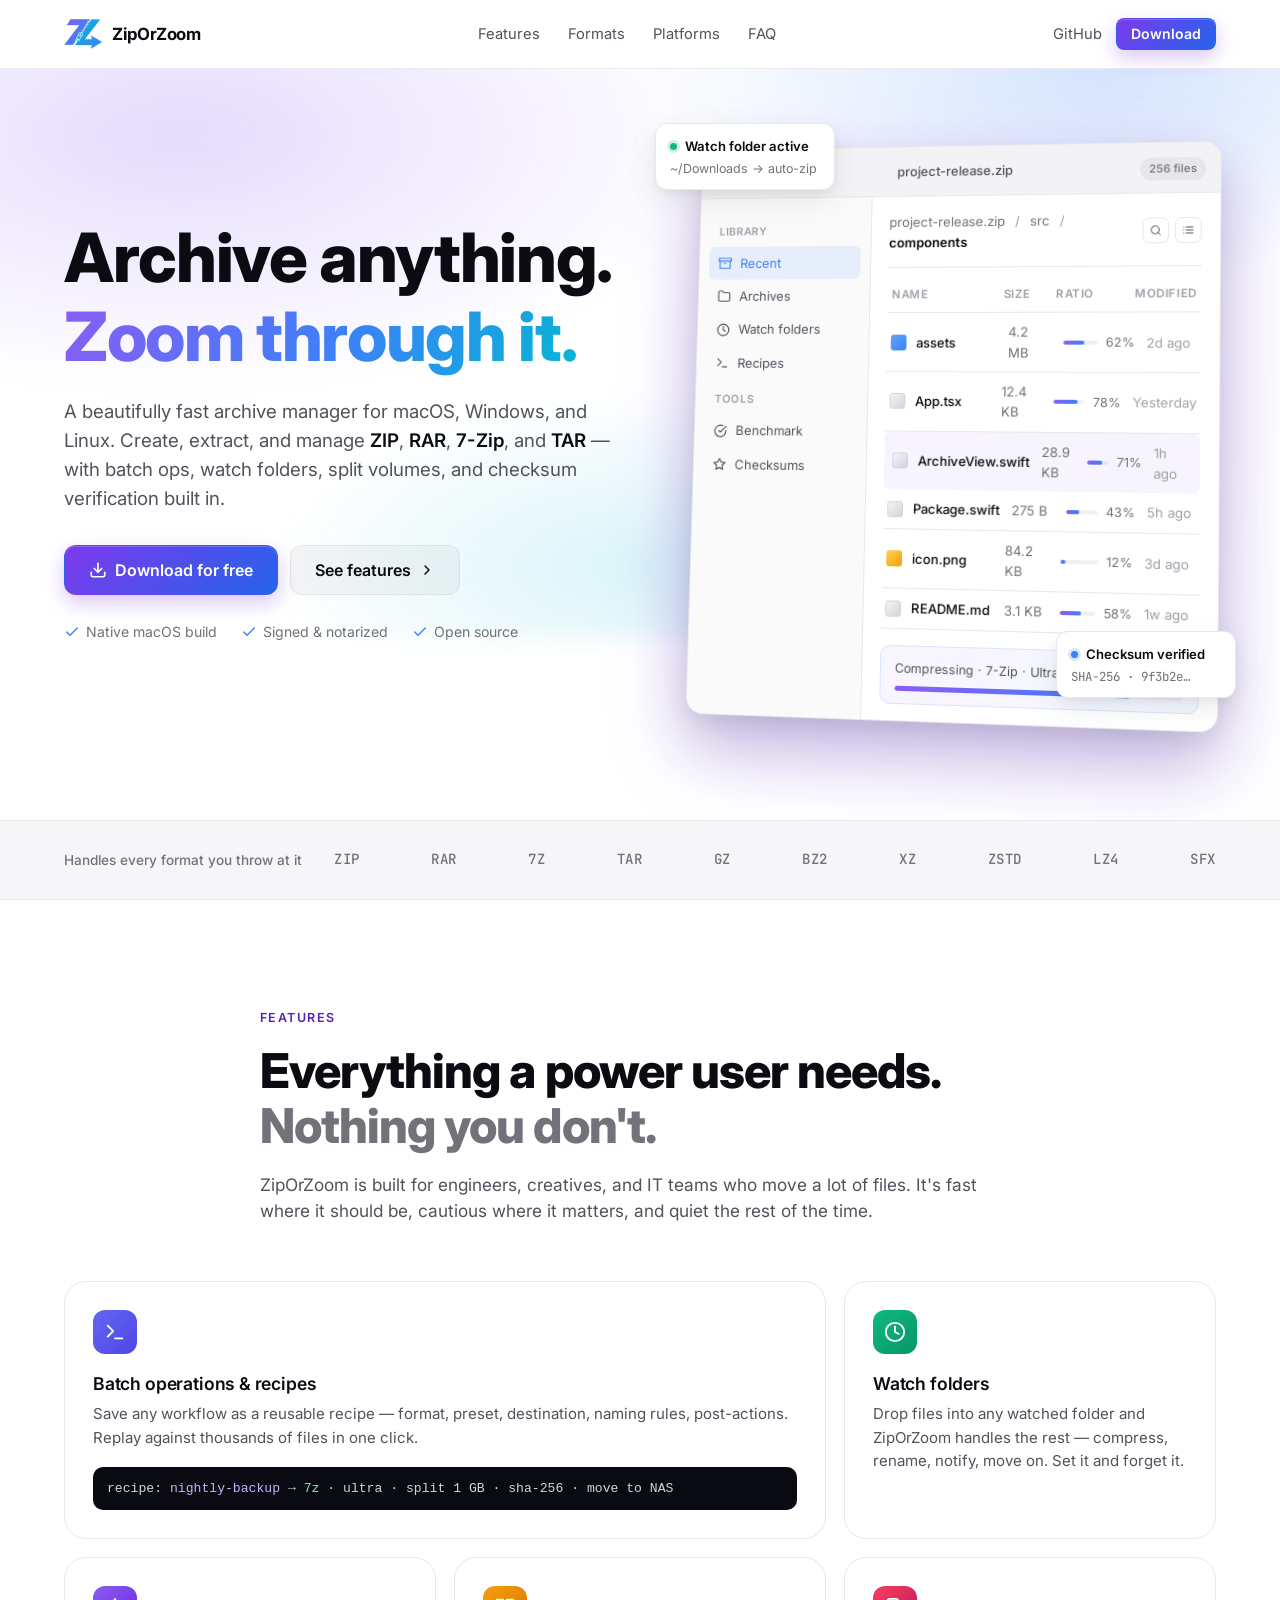
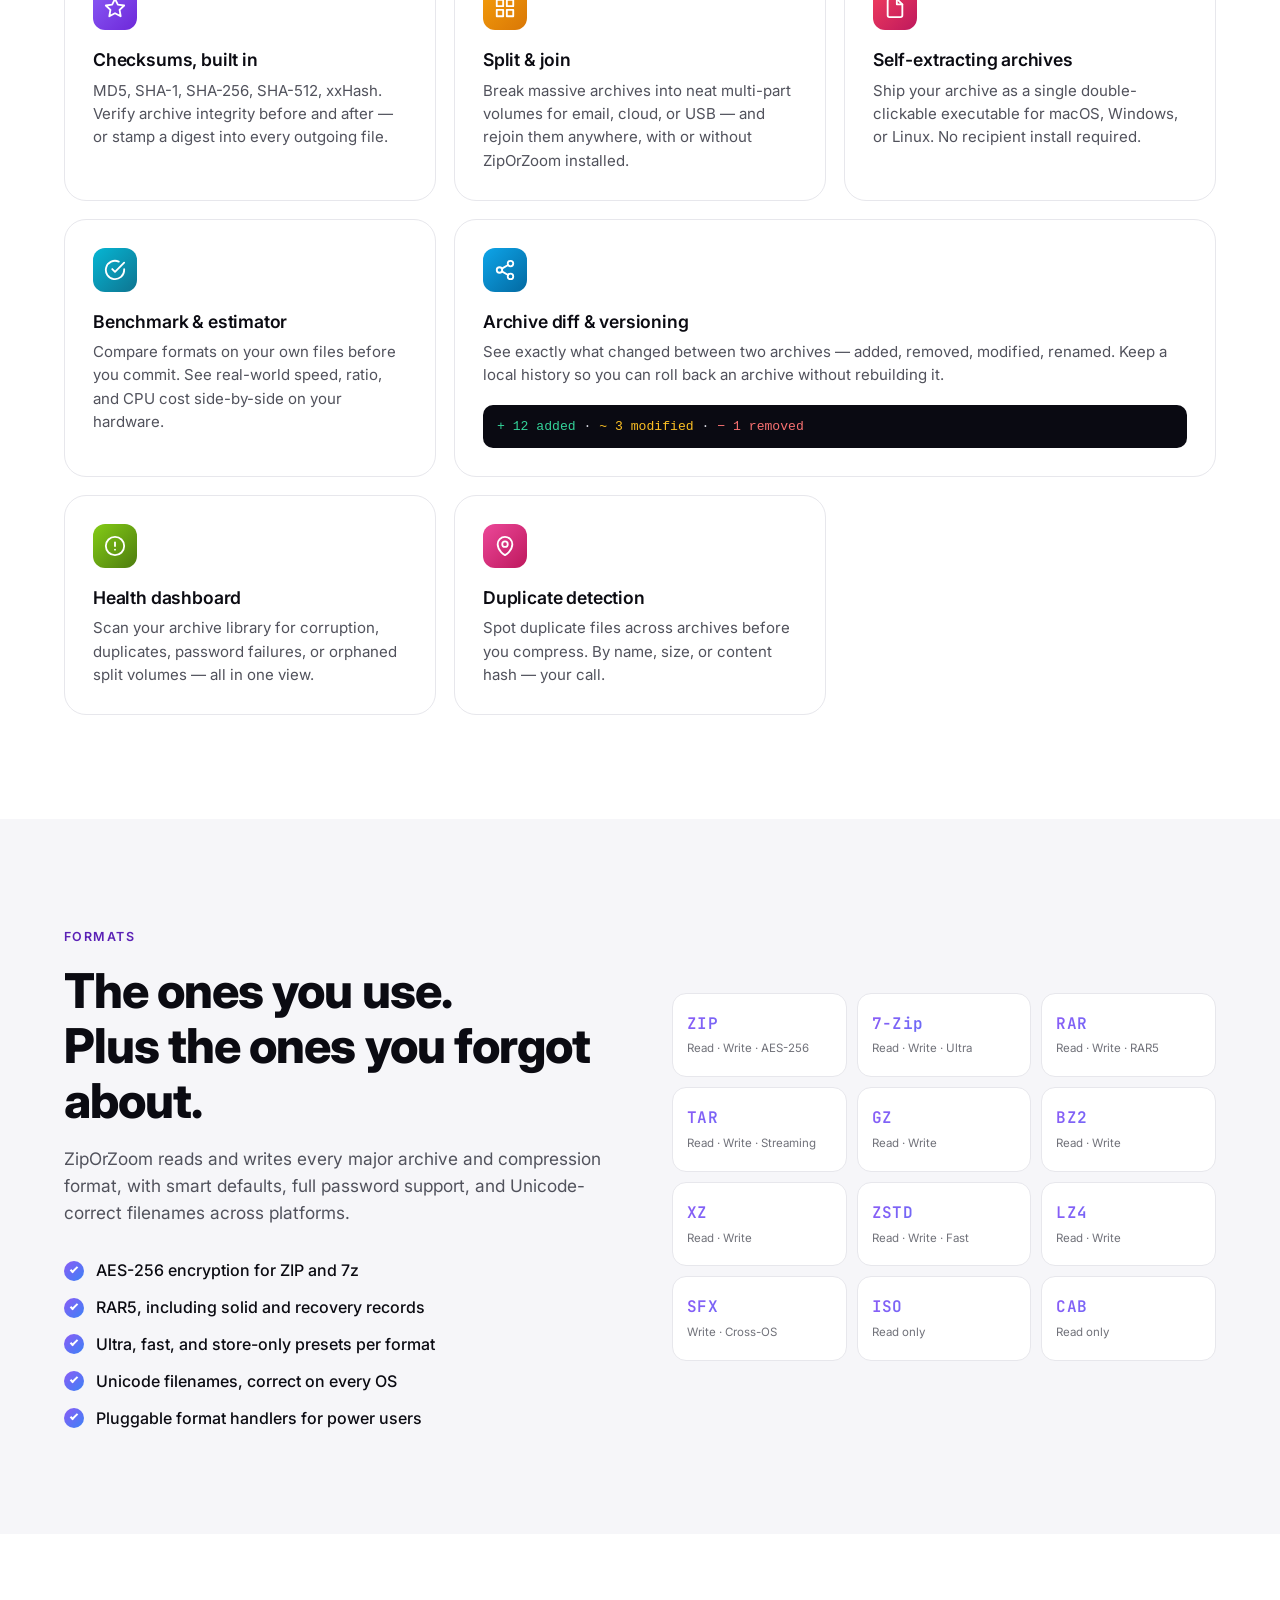
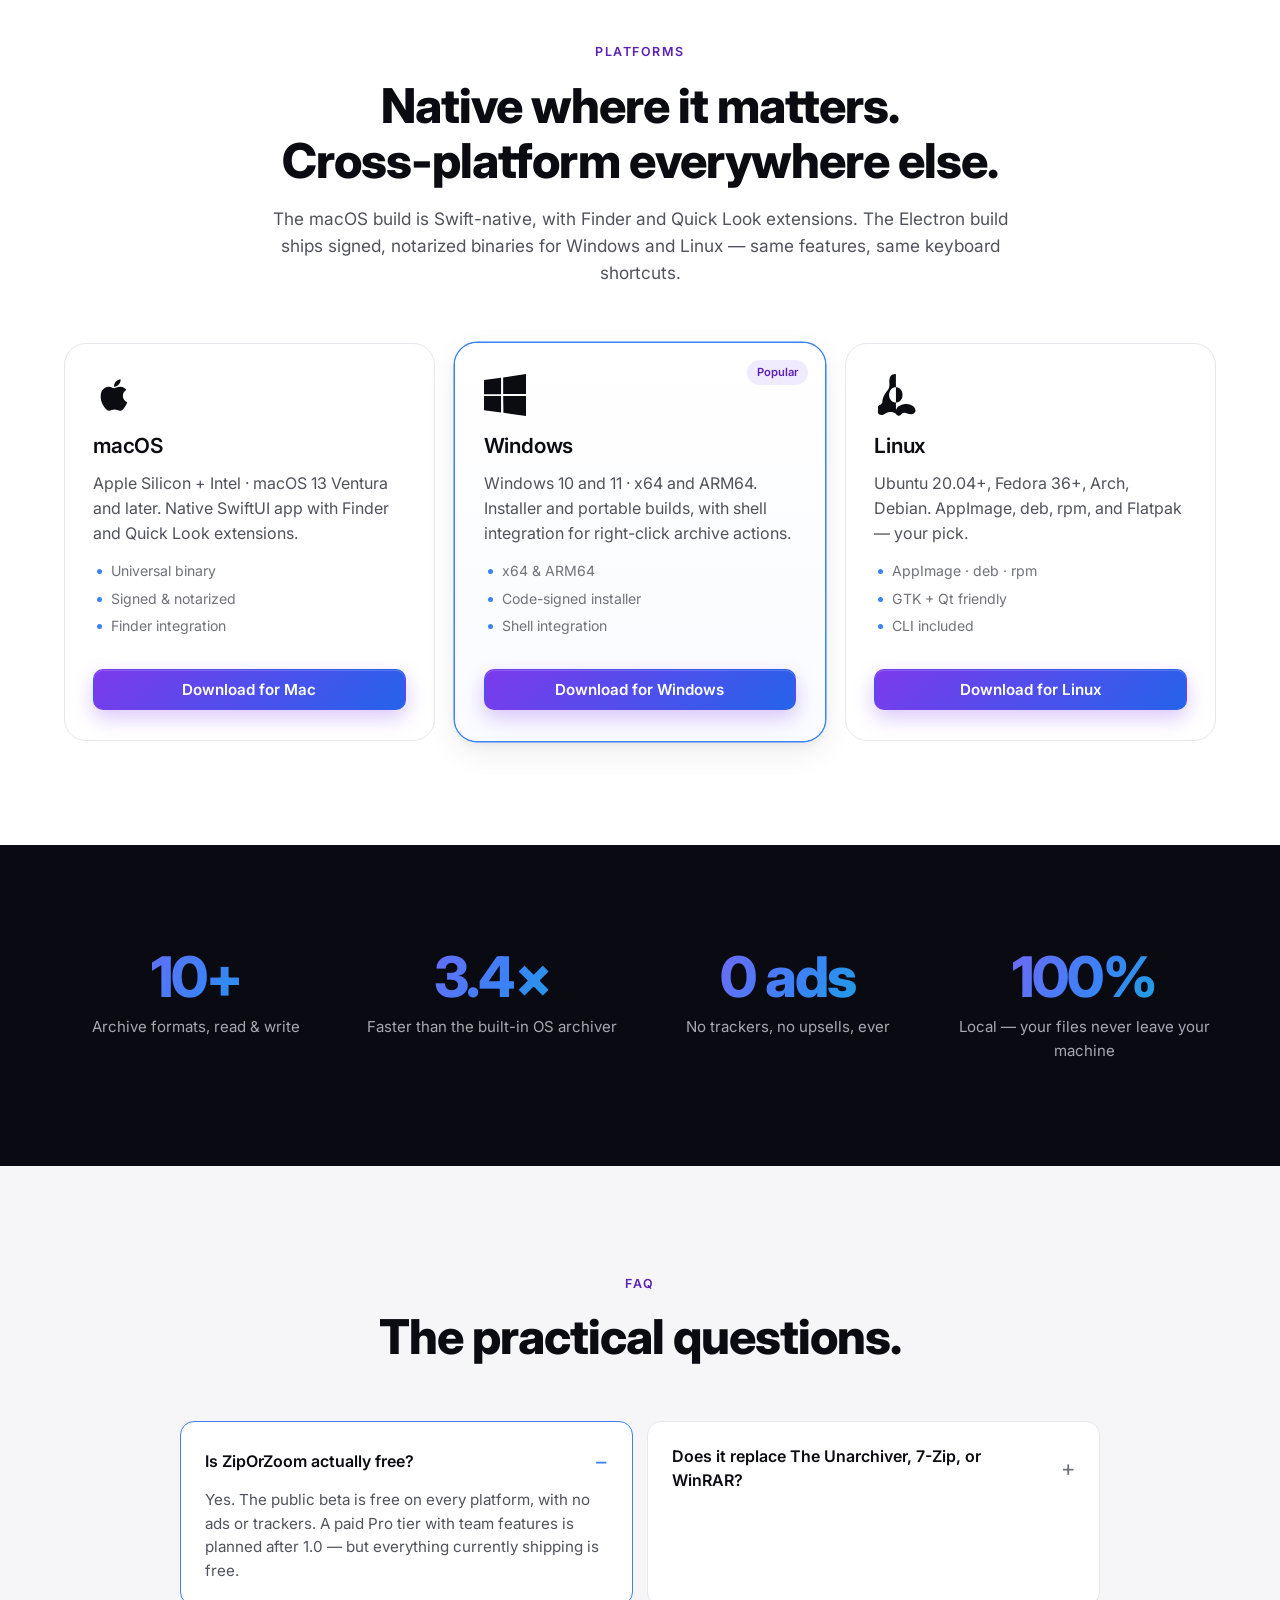
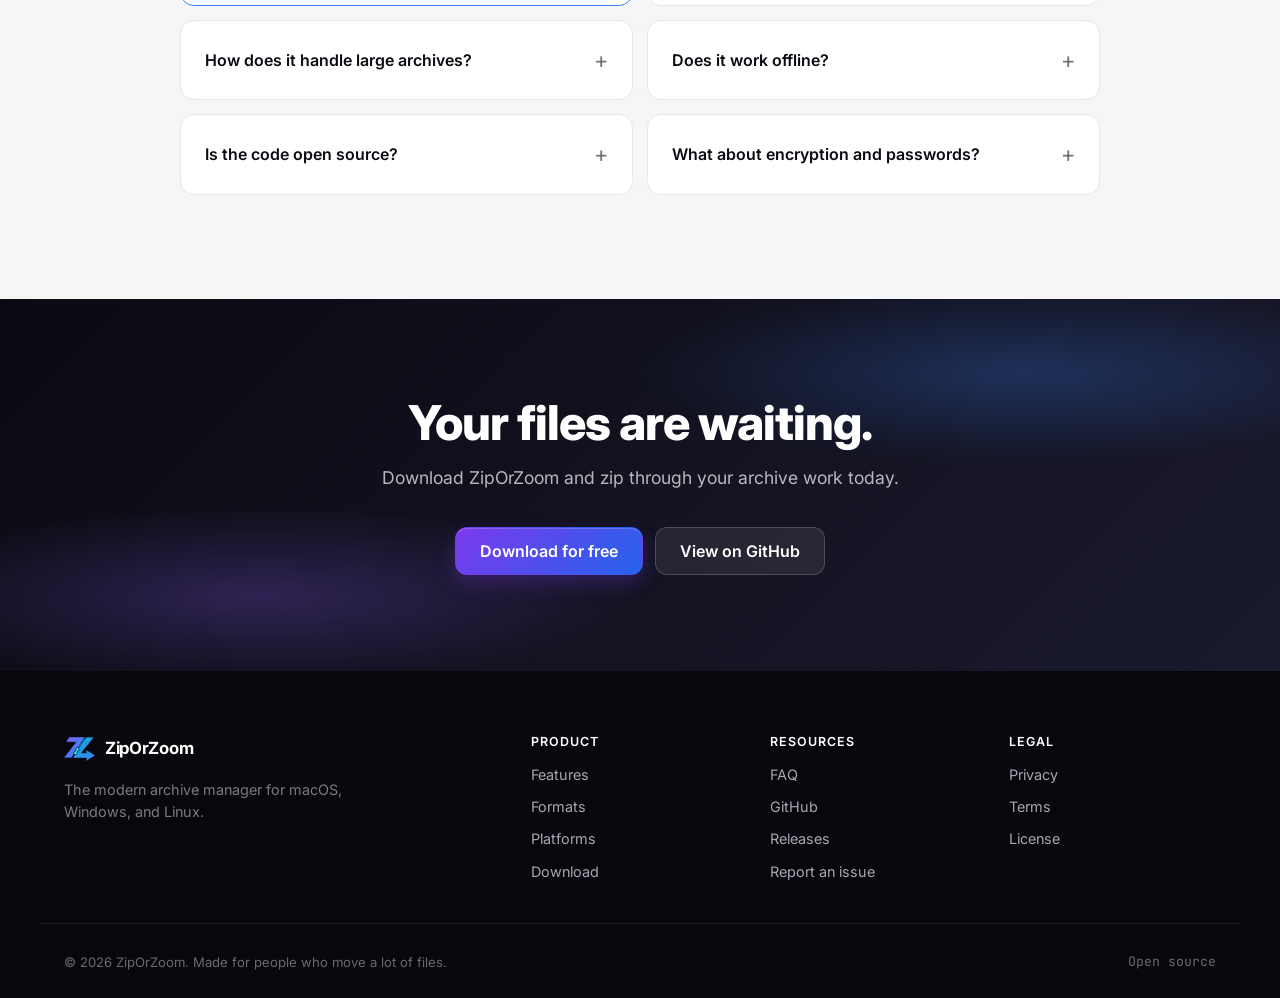
<file: index.html>
<!DOCTYPE html>
<html lang="en">
<head>
  <meta charset="UTF-8" />
  <meta name="viewport" content="width=device-width, initial-scale=1.0" />
  <title>ZipOrZoom — The modern archive manager</title>
  <meta name="description" content="ZipOrZoom is a fast, native archive manager for macOS, Windows, and Linux. Create, extract, and manage ZIP, RAR, 7-Zip, and TAR archives with batch operations, watch folders, split archives, and more." />
  <meta name="theme-color" content="#ffffff" />
  <link rel="canonical" href="https://ziporzoom.com/" />
  <meta property="og:type" content="website" />
  <meta property="og:site_name" content="ZipOrZoom" />
  <meta property="og:url" content="https://ziporzoom.com/" />
  <meta property="og:title" content="ZipOrZoom — The modern archive manager" />
  <meta property="og:description" content="A beautifully fast archive manager for macOS, Windows, and Linux. ZIP, RAR, 7-Zip, TAR, split volumes, batch ops, watch folders, and checksums built in." />
  <meta property="og:image" content="https://ziporzoom.com/assets/social-card.png" />
  <meta property="og:image:secure_url" content="https://ziporzoom.com/assets/social-card.png" />
  <meta property="og:image:type" content="image/png" />
  <meta property="og:image:width" content="1200" />
  <meta property="og:image:height" content="630" />
  <meta property="og:image:alt" content="ZipOrZoom social preview showing the tagline Archive anything. Zoom through it. next to an archive manager app window." />
  <meta name="twitter:card" content="summary_large_image" />
  <meta name="twitter:title" content="ZipOrZoom — The modern archive manager" />
  <meta name="twitter:description" content="A beautifully fast archive manager for macOS, Windows, and Linux. ZIP, RAR, 7-Zip, TAR, split volumes, batch ops, watch folders, and checksums built in." />
  <meta name="twitter:image" content="https://ziporzoom.com/assets/social-card.png" />
  <meta name="twitter:image:alt" content="ZipOrZoom social preview showing the tagline Archive anything. Zoom through it. next to an archive manager app window." />
  <script defer src="https://stats.leveluplogic.co.uk/script.js" data-website-id="949ba06f-512d-4c0c-935e-8d5e8505af8e" data-domains="ziporzoom.com,www.ziporzoom.com"></script>
  <link rel="preconnect" href="https://fonts.googleapis.com" />
  <link rel="preconnect" href="https://fonts.gstatic.com" crossorigin />
  <link href="https://fonts.googleapis.com/css2?family=Inter:wght@400;500;600;700;800&family=JetBrains+Mono:wght@400;500&display=swap" rel="stylesheet" />
  <link rel="stylesheet" href="styles.css" />
  <link rel="icon" type="image/svg+xml" href="assets/favicon.svg" />
</head>
<body>
  <header class="nav">
    <div class="container nav-inner">
      <a class="brand" href="#top" aria-label="ZipOrZoom home">
        <span class="brand-logo" aria-hidden="true">
          <img src="assets/mark.svg" alt="" width="36" height="28" />
        </span>
        <span class="brand-name">ZipOrZoom</span>
      </a>
      <nav class="nav-links" aria-label="Primary">
        <a href="#features">Features</a>
        <a href="#formats">Formats</a>
        <a href="#platforms">Platforms</a>
        <a href="#faq">FAQ</a>
      </nav>
      <div class="nav-cta">
        <a class="link-muted" href="https://github.com/cryptopoly/ZipOrZoom" target="_blank" rel="noopener">GitHub</a>
        <button class="btn btn-primary btn-sm" type="button" onclick="openDownloadModal()">Download</button>
      </div>
    </div>
  </header>

  <main id="top">
    <section class="hero">
      <div class="hero-glow" aria-hidden="true"></div>
      <div class="container hero-inner">
        <div class="hero-copy">
          <h1>
            Archive anything.<br />
            <span class="gradient-text">Zoom through it.</span>
          </h1>
          <p class="lede">
            A beautifully fast archive manager for macOS, Windows, and Linux. Create, extract, and manage <strong>ZIP</strong>, <strong>RAR</strong>, <strong>7-Zip</strong>, and <strong>TAR</strong> — with batch ops, watch folders, split volumes, and checksum verification built in.
          </p>
          <div class="hero-cta">
            <button class="btn btn-primary btn-lg" type="button" onclick="openDownloadModal()">
              <svg width="18" height="18" viewBox="0 0 24 24" fill="none" stroke="currentColor" stroke-width="2.2" stroke-linecap="round" stroke-linejoin="round"><path d="M21 15v4a2 2 0 0 1-2 2H5a2 2 0 0 1-2-2v-4"/><polyline points="7 10 12 15 17 10"/><line x1="12" y1="15" x2="12" y2="3"/></svg>
              Download for free
            </button>
            <a class="btn btn-ghost btn-lg" href="#features">
              See features
              <svg width="16" height="16" viewBox="0 0 24 24" fill="none" stroke="currentColor" stroke-width="2.2" stroke-linecap="round" stroke-linejoin="round"><polyline points="9 18 15 12 9 6"/></svg>
            </a>
          </div>
          <div class="hero-meta">
            <div class="meta-item">
              <svg width="16" height="16" viewBox="0 0 24 24" fill="none" stroke="currentColor" stroke-width="2" stroke-linecap="round" stroke-linejoin="round"><path d="M20 6L9 17l-5-5"/></svg>
              Native macOS build
            </div>
            <div class="meta-item">
              <svg width="16" height="16" viewBox="0 0 24 24" fill="none" stroke="currentColor" stroke-width="2" stroke-linecap="round" stroke-linejoin="round"><path d="M20 6L9 17l-5-5"/></svg>
              Signed & notarized
            </div>
            <div class="meta-item">
              <svg width="16" height="16" viewBox="0 0 24 24" fill="none" stroke="currentColor" stroke-width="2" stroke-linecap="round" stroke-linejoin="round"><path d="M20 6L9 17l-5-5"/></svg>
              Open source
            </div>
          </div>
        </div>

        <div class="hero-visual" aria-hidden="true">
          <div class="app-window">
            <div class="app-titlebar">
              <div class="traffic">
                <span class="traffic-dot red"></span>
                <span class="traffic-dot yellow"></span>
                <span class="traffic-dot green"></span>
              </div>
              <div class="app-title">project-release.zip</div>
              <div class="app-actions">
                <span class="app-pill">256 files</span>
              </div>
            </div>
            <div class="app-body">
              <div class="app-sidebar">
                <div class="sidebar-section">Library</div>
                <div class="sidebar-item active">
                  <svg width="14" height="14" viewBox="0 0 24 24" fill="none" stroke="currentColor" stroke-width="2" stroke-linecap="round" stroke-linejoin="round"><path d="M21 8v13H3V8"/><path d="M1 3h22v5H1z"/><path d="M10 12h4"/></svg>
                  Recent
                </div>
                <div class="sidebar-item">
                  <svg width="14" height="14" viewBox="0 0 24 24" fill="none" stroke="currentColor" stroke-width="2" stroke-linecap="round" stroke-linejoin="round"><path d="M22 19a2 2 0 0 1-2 2H4a2 2 0 0 1-2-2V5a2 2 0 0 1 2-2h5l2 3h9a2 2 0 0 1 2 2z"/></svg>
                  Archives
                </div>
                <div class="sidebar-item">
                  <svg width="14" height="14" viewBox="0 0 24 24" fill="none" stroke="currentColor" stroke-width="2" stroke-linecap="round" stroke-linejoin="round"><circle cx="12" cy="12" r="10"/><polyline points="12 6 12 12 16 14"/></svg>
                  Watch folders
                </div>
                <div class="sidebar-item">
                  <svg width="14" height="14" viewBox="0 0 24 24" fill="none" stroke="currentColor" stroke-width="2" stroke-linecap="round" stroke-linejoin="round"><polyline points="4 17 10 11 4 5"/><line x1="12" y1="19" x2="20" y2="19"/></svg>
                  Recipes
                </div>
                <div class="sidebar-section">Tools</div>
                <div class="sidebar-item">
                  <svg width="14" height="14" viewBox="0 0 24 24" fill="none" stroke="currentColor" stroke-width="2" stroke-linecap="round" stroke-linejoin="round"><path d="M22 11.08V12a10 10 0 1 1-5.93-9.14"/><polyline points="22 4 12 14.01 9 11.01"/></svg>
                  Benchmark
                </div>
                <div class="sidebar-item">
                  <svg width="14" height="14" viewBox="0 0 24 24" fill="none" stroke="currentColor" stroke-width="2" stroke-linecap="round" stroke-linejoin="round"><polygon points="12 2 15.09 8.26 22 9.27 17 14.14 18.18 21.02 12 17.77 5.82 21.02 7 14.14 2 9.27 8.91 8.26 12 2"/></svg>
                  Checksums
                </div>
              </div>
              <div class="app-main">
                <div class="file-toolbar">
                  <div class="breadcrumb">
                    <span>project-release.zip</span>
                    <span class="sep">/</span>
                    <span>src</span>
                    <span class="sep">/</span>
                    <span class="current">components</span>
                  </div>
                  <div class="tool-buttons">
                    <button class="tool-btn" aria-hidden="true">
                      <svg width="14" height="14" viewBox="0 0 24 24" fill="none" stroke="currentColor" stroke-width="2" stroke-linecap="round" stroke-linejoin="round"><circle cx="11" cy="11" r="8"/><line x1="21" y1="21" x2="16.65" y2="16.65"/></svg>
                    </button>
                    <button class="tool-btn" aria-hidden="true">
                      <svg width="14" height="14" viewBox="0 0 24 24" fill="none" stroke="currentColor" stroke-width="2" stroke-linecap="round" stroke-linejoin="round"><line x1="8" y1="6" x2="21" y2="6"/><line x1="8" y1="12" x2="21" y2="12"/><line x1="8" y1="18" x2="21" y2="18"/><line x1="3" y1="6" x2="3.01" y2="6"/><line x1="3" y1="12" x2="3.01" y2="12"/><line x1="3" y1="18" x2="3.01" y2="18"/></svg>
                    </button>
                  </div>
                </div>
                <div class="file-header">
                  <span>Name</span>
                  <span>Size</span>
                  <span>Ratio</span>
                  <span>Modified</span>
                </div>
                <div class="file-row">
                  <span class="file-name"><span class="file-icon folder"></span>assets</span>
                  <span class="file-size">4.2 MB</span>
                  <span class="file-ratio"><span class="bar"><span class="fill" style="width:62%"></span></span>62%</span>
                  <span class="file-date">2d ago</span>
                </div>
                <div class="file-row">
                  <span class="file-name"><span class="file-icon doc"></span>App.tsx</span>
                  <span class="file-size">12.4 KB</span>
                  <span class="file-ratio"><span class="bar"><span class="fill" style="width:78%"></span></span>78%</span>
                  <span class="file-date">Yesterday</span>
                </div>
                <div class="file-row highlighted">
                  <span class="file-name"><span class="file-icon doc"></span>ArchiveView.swift</span>
                  <span class="file-size">28.9 KB</span>
                  <span class="file-ratio"><span class="bar"><span class="fill" style="width:71%"></span></span>71%</span>
                  <span class="file-date">1h ago</span>
                </div>
                <div class="file-row">
                  <span class="file-name"><span class="file-icon doc"></span>Package.swift</span>
                  <span class="file-size">275 B</span>
                  <span class="file-ratio"><span class="bar"><span class="fill" style="width:43%"></span></span>43%</span>
                  <span class="file-date">5h ago</span>
                </div>
                <div class="file-row">
                  <span class="file-name"><span class="file-icon img"></span>icon.png</span>
                  <span class="file-size">84.2 KB</span>
                  <span class="file-ratio"><span class="bar"><span class="fill" style="width:12%"></span></span>12%</span>
                  <span class="file-date">3d ago</span>
                </div>
                <div class="file-row">
                  <span class="file-name"><span class="file-icon doc"></span>README.md</span>
                  <span class="file-size">3.1 KB</span>
                  <span class="file-ratio"><span class="bar"><span class="fill" style="width:58%"></span></span>58%</span>
                  <span class="file-date">1w ago</span>
                </div>
                <div class="app-progress">
                  <div class="progress-label">
                    <span>Compressing · 7-Zip · Ultra</span>
                    <span class="progress-percent">82%</span>
                  </div>
                  <div class="progress-track"><div class="progress-fill"></div></div>
                </div>
              </div>
            </div>
          </div>
          <div class="floating-card card-a">
            <div class="floating-title">
              <span class="dot green"></span>
              Watch folder active
            </div>
            <div class="floating-sub">~/Downloads → auto-zip</div>
          </div>
          <div class="floating-card card-b">
            <div class="floating-title">
              <span class="dot blue"></span>
              Checksum verified
            </div>
            <div class="floating-sub monospace">SHA-256 · 9f3b2e…</div>
          </div>
        </div>
      </div>
    </section>

    <section class="strip">
      <div class="container strip-inner">
        <span class="strip-label">Handles every format you throw at it</span>
        <div class="strip-formats">
          <span class="fmt">ZIP</span>
          <span class="fmt">RAR</span>
          <span class="fmt">7Z</span>
          <span class="fmt">TAR</span>
          <span class="fmt">GZ</span>
          <span class="fmt">BZ2</span>
          <span class="fmt">XZ</span>
          <span class="fmt">ZSTD</span>
          <span class="fmt">LZ4</span>
          <span class="fmt">SFX</span>
        </div>
      </div>
    </section>

    <section id="features" class="section">
      <div class="container">
        <div class="section-header">
          <span class="section-eyebrow">Features</span>
          <h2>Everything a power user needs.<br /><span class="muted">Nothing you don't.</span></h2>
          <p class="section-lede">
            ZipOrZoom is built for engineers, creatives, and IT teams who move a lot of files. It's fast where it should be, cautious where it matters, and quiet the rest of the time.
          </p>
        </div>

        <div class="feature-grid">
          <article class="feature feature-wide">
            <div class="feature-icon indigo">
              <svg width="22" height="22" viewBox="0 0 24 24" fill="none" stroke="currentColor" stroke-width="2" stroke-linecap="round" stroke-linejoin="round"><polyline points="4 17 10 11 4 5"/><line x1="12" y1="19" x2="20" y2="19"/></svg>
            </div>
            <h3>Batch operations & recipes</h3>
            <p>Save any workflow as a reusable recipe — format, preset, destination, naming rules, post-actions. Replay against thousands of files in one click.</p>
            <div class="feature-code">
              <code>recipe: <span class="t-key">nightly-backup</span> → <span class="t-val">7z</span> · ultra · split 1 GB · sha-256 · move to NAS</code>
            </div>
          </article>

          <article class="feature">
            <div class="feature-icon emerald">
              <svg width="22" height="22" viewBox="0 0 24 24" fill="none" stroke="currentColor" stroke-width="2" stroke-linecap="round" stroke-linejoin="round"><circle cx="12" cy="12" r="10"/><polyline points="12 6 12 12 16 14"/></svg>
            </div>
            <h3>Watch folders</h3>
            <p>Drop files into any watched folder and ZipOrZoom handles the rest — compress, rename, notify, move on. Set it and forget it.</p>
          </article>

          <article class="feature">
            <div class="feature-icon violet">
              <svg width="22" height="22" viewBox="0 0 24 24" fill="none" stroke="currentColor" stroke-width="2" stroke-linecap="round" stroke-linejoin="round"><polygon points="12 2 15.09 8.26 22 9.27 17 14.14 18.18 21.02 12 17.77 5.82 21.02 7 14.14 2 9.27 8.91 8.26 12 2"/></svg>
            </div>
            <h3>Checksums, built in</h3>
            <p>MD5, SHA-1, SHA-256, SHA-512, xxHash. Verify archive integrity before and after — or stamp a digest into every outgoing file.</p>
          </article>

          <article class="feature">
            <div class="feature-icon amber">
              <svg width="22" height="22" viewBox="0 0 24 24" fill="none" stroke="currentColor" stroke-width="2" stroke-linecap="round" stroke-linejoin="round"><rect x="3" y="3" width="7" height="7"/><rect x="14" y="3" width="7" height="7"/><rect x="14" y="14" width="7" height="7"/><rect x="3" y="14" width="7" height="7"/></svg>
            </div>
            <h3>Split & join</h3>
            <p>Break massive archives into neat multi-part volumes for email, cloud, or USB — and rejoin them anywhere, with or without ZipOrZoom installed.</p>
          </article>

          <article class="feature">
            <div class="feature-icon rose">
              <svg width="22" height="22" viewBox="0 0 24 24" fill="none" stroke="currentColor" stroke-width="2" stroke-linecap="round" stroke-linejoin="round"><path d="M14 2H6a2 2 0 0 0-2 2v16a2 2 0 0 0 2 2h12a2 2 0 0 0 2-2V8z"/><polyline points="14 2 14 8 20 8"/></svg>
            </div>
            <h3>Self-extracting archives</h3>
            <p>Ship your archive as a single double-clickable executable for macOS, Windows, or Linux. No recipient install required.</p>
          </article>

          <article class="feature">
            <div class="feature-icon cyan">
              <svg width="22" height="22" viewBox="0 0 24 24" fill="none" stroke="currentColor" stroke-width="2" stroke-linecap="round" stroke-linejoin="round"><path d="M22 11.08V12a10 10 0 1 1-5.93-9.14"/><polyline points="22 4 12 14.01 9 11.01"/></svg>
            </div>
            <h3>Benchmark & estimator</h3>
            <p>Compare formats on your own files before you commit. See real-world speed, ratio, and CPU cost side-by-side on your hardware.</p>
          </article>

          <article class="feature feature-wide">
            <div class="feature-icon sky">
              <svg width="22" height="22" viewBox="0 0 24 24" fill="none" stroke="currentColor" stroke-width="2" stroke-linecap="round" stroke-linejoin="round"><circle cx="18" cy="5" r="3"/><circle cx="6" cy="12" r="3"/><circle cx="18" cy="19" r="3"/><line x1="8.59" y1="13.51" x2="15.42" y2="17.49"/><line x1="15.41" y1="6.51" x2="8.59" y2="10.49"/></svg>
            </div>
            <h3>Archive diff & versioning</h3>
            <p>See exactly what changed between two archives — added, removed, modified, renamed. Keep a local history so you can roll back an archive without rebuilding it.</p>
            <div class="feature-code">
              <code><span class="t-add">+ 12 added</span> · <span class="t-mod">~ 3 modified</span> · <span class="t-rem">− 1 removed</span></code>
            </div>
          </article>

          <article class="feature">
            <div class="feature-icon lime">
              <svg width="22" height="22" viewBox="0 0 24 24" fill="none" stroke="currentColor" stroke-width="2" stroke-linecap="round" stroke-linejoin="round"><circle cx="12" cy="12" r="10"/><path d="M12 8v4"/><path d="M12 16h.01"/></svg>
            </div>
            <h3>Health dashboard</h3>
            <p>Scan your archive library for corruption, duplicates, password failures, or orphaned split volumes — all in one view.</p>
          </article>

          <article class="feature">
            <div class="feature-icon pink">
              <svg width="22" height="22" viewBox="0 0 24 24" fill="none" stroke="currentColor" stroke-width="2" stroke-linecap="round" stroke-linejoin="round"><path d="M12 22s-8-4.5-8-11.8A8 8 0 0 1 12 2a8 8 0 0 1 8 8.2c0 7.3-8 11.8-8 11.8z"/><circle cx="12" cy="10" r="3"/></svg>
            </div>
            <h3>Duplicate detection</h3>
            <p>Spot duplicate files across archives before you compress. By name, size, or content hash — your call.</p>
          </article>
        </div>
      </div>
    </section>

    <section id="formats" class="section section-muted">
      <div class="container">
        <div class="split">
          <div class="split-copy">
            <span class="section-eyebrow">Formats</span>
            <h2>The ones you use.<br />Plus the ones you forgot about.</h2>
            <p class="section-lede">
              ZipOrZoom reads and writes every major archive and compression format, with smart defaults, full password support, and Unicode-correct filenames across platforms.
            </p>
            <ul class="checklist">
              <li><span class="check"></span> AES-256 encryption for ZIP and 7z</li>
              <li><span class="check"></span> RAR5, including solid and recovery records</li>
              <li><span class="check"></span> Ultra, fast, and store-only presets per format</li>
              <li><span class="check"></span> Unicode filenames, correct on every OS</li>
              <li><span class="check"></span> Pluggable format handlers for power users</li>
            </ul>
          </div>
          <div class="split-visual">
            <div class="format-grid">
              <div class="format-card"><span class="format-name">ZIP</span><span class="format-meta">Read · Write · AES-256</span></div>
              <div class="format-card"><span class="format-name">7-Zip</span><span class="format-meta">Read · Write · Ultra</span></div>
              <div class="format-card"><span class="format-name">RAR</span><span class="format-meta">Read · Write · RAR5</span></div>
              <div class="format-card"><span class="format-name">TAR</span><span class="format-meta">Read · Write · Streaming</span></div>
              <div class="format-card"><span class="format-name">GZ</span><span class="format-meta">Read · Write</span></div>
              <div class="format-card"><span class="format-name">BZ2</span><span class="format-meta">Read · Write</span></div>
              <div class="format-card"><span class="format-name">XZ</span><span class="format-meta">Read · Write</span></div>
              <div class="format-card"><span class="format-name">ZSTD</span><span class="format-meta">Read · Write · Fast</span></div>
              <div class="format-card"><span class="format-name">LZ4</span><span class="format-meta">Read · Write</span></div>
              <div class="format-card"><span class="format-name">SFX</span><span class="format-meta">Write · Cross-OS</span></div>
              <div class="format-card"><span class="format-name">ISO</span><span class="format-meta">Read only</span></div>
              <div class="format-card"><span class="format-name">CAB</span><span class="format-meta">Read only</span></div>
            </div>
          </div>
        </div>
      </div>
    </section>

    <section id="platforms" class="section">
      <div class="container">
        <div class="section-header center">
          <span class="section-eyebrow">Platforms</span>
          <h2>Native where it matters.<br />Cross-platform everywhere else.</h2>
          <p class="section-lede">
            The macOS build is Swift-native, with Finder and Quick Look extensions. The Electron build ships signed, notarized binaries for Windows and Linux — same features, same keyboard shortcuts.
          </p>
        </div>

        <div class="platform-grid">
          <article class="platform">
            <div class="platform-icon">
              <svg viewBox="0 0 24 24" width="42" height="42" fill="currentColor"><path d="M17.05 20.28c-.98.95-2.05.8-3.08.35-1.09-.46-2.09-.48-3.24 0-1.44.62-2.2.44-3.06-.35C2.79 15.25 3.51 7.59 9.05 7.31c1.35.07 2.29.74 3.08.8 1.18-.24 2.31-.93 3.57-.84 1.51.12 2.65.72 3.4 1.8-3.12 1.87-2.38 5.98.48 7.13-.57 1.5-1.31 2.99-2.54 4.09zM12.03 7.25c-.15-2.23 1.66-4.07 3.74-4.25.29 2.58-2.34 4.5-3.74 4.25z"/></svg>
            </div>
            <h3>macOS</h3>
            <p>Apple Silicon + Intel · macOS 13 Ventura and later. Native SwiftUI app with Finder and Quick Look extensions.</p>
            <ul class="platform-specs">
              <li>Universal binary</li>
              <li>Signed & notarized</li>
              <li>Finder integration</li>
            </ul>
            <button class="btn btn-primary btn-block" type="button" onclick="openDownloadModal()">Download for Mac</button>
          </article>

          <article class="platform featured">
            <span class="platform-badge">Popular</span>
            <div class="platform-icon">
              <svg viewBox="0 0 24 24" width="42" height="42" fill="currentColor"><path d="M0 3.449L9.75 2.1v9.451H0m10.949-9.602L24 0v11.4H10.949M0 12.6h9.75v9.451L0 20.699M10.949 12.6H24V24l-12.9-1.801"/></svg>
            </div>
            <h3>Windows</h3>
            <p>Windows 10 and 11 · x64 and ARM64. Installer and portable builds, with shell integration for right-click archive actions.</p>
            <ul class="platform-specs">
              <li>x64 & ARM64</li>
              <li>Code-signed installer</li>
              <li>Shell integration</li>
            </ul>
            <button class="btn btn-primary btn-block" type="button" onclick="openDownloadModal()">Download for Windows</button>
          </article>

          <article class="platform">
            <div class="platform-icon">
              <svg viewBox="0 0 24 24" width="42" height="42" fill="currentColor"><path d="M12.504 0c-.155 0-.315.008-.48.021-4.226.333-3.105 4.807-3.17 6.298-.076 1.092-.3 1.953-1.05 3.02-.885 1.051-2.127 2.75-2.716 4.521-.278.835-.41 1.684-.287 2.489a.424.424 0 0 0-.11.135c-.26.268-.45.6-.663.839-.199.199-.485.267-.797.4-.313.136-.658.269-.864.68-.09.189-.136.394-.132.602 0 .199.027.4.055.6.058.399.116.773.027 1.04-.225.714-.154 1.37.081 1.834.234.464.631.77 1.05.866.847.197 1.95.038 2.855-.678.874-.689 2.3-.99 3.594-.897.597.035 1.235.168 1.74.395.515.223.916.517 1.094.844.317.571.845.854 1.44.854.643 0 1.168-.336 1.476-.845.324-.507.835-.787 1.478-.85.646-.064 1.293.116 1.893.37 1.154.504 2.51.556 3.486.131.488-.21.88-.58 1.09-1.07.21-.488.173-1.115-.113-1.75-.287-.637-.813-1.218-1.523-1.667-.672-.413-1.46-.713-2.33-.865-.866-.151-1.76-.16-2.626-.004-.822.143-1.623.412-2.313.783-1.123.606-1.755 1.457-2.086 2.311h-.002c-.123.333-.153.677-.153 1.002 0 .328.034.653.116 1.016zM11.43 7.7c.333-.094.68-.143 1.032-.143.353 0 .7.049 1.033.143.336.096.654.238.945.42.289.185.553.409.784.669.229.26.425.559.584.885.16.328.282.684.363 1.06.083.376.124.773.124 1.183 0 .408-.041.805-.124 1.181-.081.377-.203.732-.363 1.06-.159.327-.355.626-.584.886-.231.26-.495.485-.784.669-.29.184-.609.325-.945.42-.333.094-.68.143-1.033.143-.352 0-.699-.049-1.032-.143a3.933 3.933 0 0 1-.945-.42 3.89 3.89 0 0 1-.784-.669 3.735 3.735 0 0 1-.584-.886 3.893 3.893 0 0 1-.363-1.06 4.324 4.324 0 0 1-.124-1.18c0-.41.041-.807.124-1.184.081-.376.203-.732.363-1.06.159-.326.355-.625.584-.885.231-.26.495-.484.784-.669.29-.182.609-.324.945-.42z"/></svg>
            </div>
            <h3>Linux</h3>
            <p>Ubuntu 20.04+, Fedora 36+, Arch, Debian. AppImage, deb, rpm, and Flatpak — your pick.</p>
            <ul class="platform-specs">
              <li>AppImage · deb · rpm</li>
              <li>GTK + Qt friendly</li>
              <li>CLI included</li>
            </ul>
            <button class="btn btn-primary btn-block" type="button" onclick="openDownloadModal()">Download for Linux</button>
          </article>
        </div>
      </div>
    </section>

    <section class="section section-dark">
      <div class="container">
        <div class="stats">
          <div class="stat">
            <div class="stat-num gradient-text">10+</div>
            <div class="stat-label">Archive formats, read & write</div>
          </div>
          <div class="stat">
            <div class="stat-num gradient-text">3.4×</div>
            <div class="stat-label">Faster than the built-in OS archiver</div>
          </div>
          <div class="stat">
            <div class="stat-num gradient-text">0 ads</div>
            <div class="stat-label">No trackers, no upsells, ever</div>
          </div>
          <div class="stat">
            <div class="stat-num gradient-text">100%</div>
            <div class="stat-label">Local — your files never leave your machine</div>
          </div>
        </div>
      </div>
    </section>

    <section id="faq" class="section section-muted">
      <div class="container">
        <div class="section-header center">
          <span class="section-eyebrow">FAQ</span>
          <h2>The practical questions.</h2>
        </div>
        <div class="faq-grid">
          <details class="faq-item" open>
            <summary>Is ZipOrZoom actually free?</summary>
            <p>Yes. The public beta is free on every platform, with no ads or trackers. A paid Pro tier with team features is planned after 1.0 — but everything currently shipping is free.</p>
          </details>
          <details class="faq-item">
            <summary>Does it replace The Unarchiver, 7-Zip, or WinRAR?</summary>
            <p>For the overwhelming majority of workflows, yes. ZipOrZoom reads and writes all the major formats those tools handle, plus modern ones like Zstandard. If you have a niche legacy format we don't support yet, let us know.</p>
          </details>
          <details class="faq-item">
            <summary>How does it handle large archives?</summary>
            <p>Streaming throughout. ZipOrZoom never loads a full archive into memory — it works the same on a 50 MB zip as on a 400 GB multi-volume 7z. Progress is always cancellable.</p>
          </details>
          <details class="faq-item">
            <summary>Does it work offline?</summary>
            <p>Entirely. All compression, extraction, and checksum work happens on your machine. The only thing that touches the network is the auto-update check, which you can disable.</p>
          </details>
          <details class="faq-item">
            <summary>Is the code open source?</summary>
            <p>Yes. ZipOrZoom is developed in the open on GitHub. You can read, build, and contribute to both the Swift and Electron codebases.</p>
          </details>
          <details class="faq-item">
            <summary>What about encryption and passwords?</summary>
            <p>ZIP uses AES-256 by default; 7z uses AES-256 with SHA-256 key derivation. Passwords are never stored unless you explicitly ask ZipOrZoom to remember them in your OS keychain.</p>
          </details>
        </div>
      </div>
    </section>

    <section class="cta-band">
      <div class="container cta-inner">
        <h2>Your files are waiting.</h2>
        <p>Download ZipOrZoom and zip through your archive work today.</p>
        <div class="cta-buttons">
          <button class="btn btn-primary btn-lg" type="button" onclick="openDownloadModal()">Download for free</button>
          <a class="btn btn-ghost-light btn-lg" href="https://github.com/cryptopoly/ZipOrZoom" target="_blank" rel="noopener">View on GitHub</a>
        </div>
      </div>
    </section>
  </main>

  <div id="download-modal" class="modal-overlay" role="dialog" aria-modal="true" aria-labelledby="modal-title" hidden>
    <div class="modal-card">
      <div class="modal-header">
        <h2 id="modal-title">Download ZipOrZoom</h2>
        <button class="modal-close" type="button" onclick="closeDownloadModal()" aria-label="Close">&times;</button>
      </div>
      <div class="modal-body">
        <p class="modal-detect" id="modal-detect-msg">Detecting your platform…</p>
        <div id="modal-recommended" hidden>
          <div class="modal-label">Recommended for you</div>
          <div id="modal-recommended-list"></div>
        </div>
        <button class="modal-toggle" id="modal-other-toggle" type="button" onclick="toggleOtherPlatforms()">
          <span>Other platforms</span>
          <svg width="16" height="16" viewBox="0 0 24 24" fill="none" stroke="currentColor" stroke-width="2"><polyline points="6 9 12 15 18 9"/></svg>
        </button>
        <div id="modal-other-list" class="modal-other" hidden></div>
        <div class="modal-version" id="modal-version"></div>
      </div>
    </div>
  </div>

  <footer class="footer">
    <div class="container footer-inner">
      <div class="footer-brand">
        <div class="brand">
          <span class="brand-logo" aria-hidden="true">
            <img src="assets/mark.svg" alt="" width="28" height="22" />
          </span>
          <span class="brand-name">ZipOrZoom</span>
        </div>
        <p class="footer-tag">The modern archive manager for macOS, Windows, and Linux.</p>
      </div>
      <div class="footer-cols">
        <div class="footer-col">
          <h4>Product</h4>
          <a href="#features">Features</a>
          <a href="#formats">Formats</a>
          <a href="#platforms">Platforms</a>
          <a href="#download">Download</a>
        </div>
        <div class="footer-col">
          <h4>Resources</h4>
          <a href="#faq">FAQ</a>
          <a href="https://github.com/cryptopoly/ZipOrZoom" target="_blank" rel="noopener">GitHub</a>
          <a href="https://github.com/cryptopoly/ZipOrZoom/releases" target="_blank" rel="noopener">Releases</a>
          <a href="https://github.com/cryptopoly/ZipOrZoom/issues" target="_blank" rel="noopener">Report an issue</a>
        </div>
        <div class="footer-col">
          <h4>Legal</h4>
          <a href="privacy.html">Privacy</a>
          <a href="terms.html">Terms</a>
          <a href="license.html">License</a>
        </div>
      </div>
    </div>
    <div class="container footer-bottom">
      <span>© <span id="year"></span> ZipOrZoom. Made for people who move a lot of files.</span>
      <span class="footer-version" id="footer-version"></span>
    </div>
  </footer>

  <script src="script.js"></script>
</body>
</html>
</file>
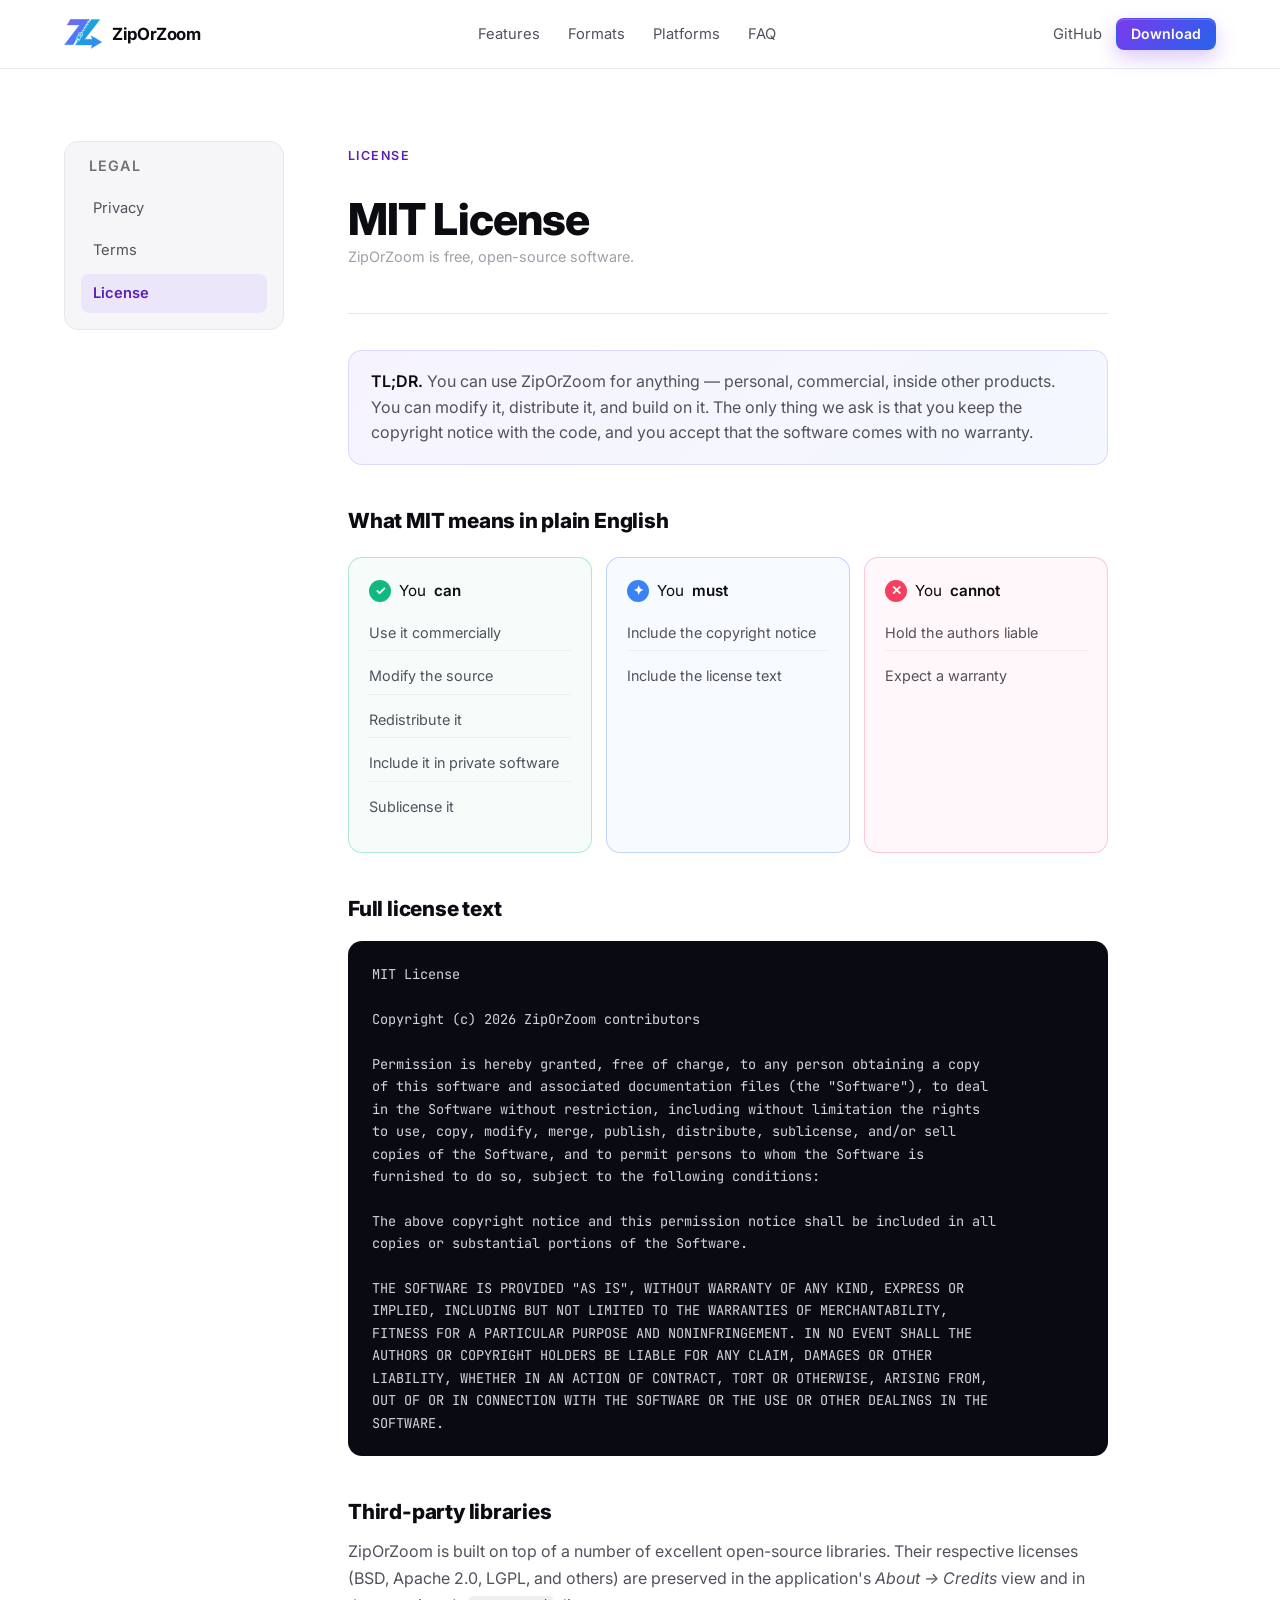
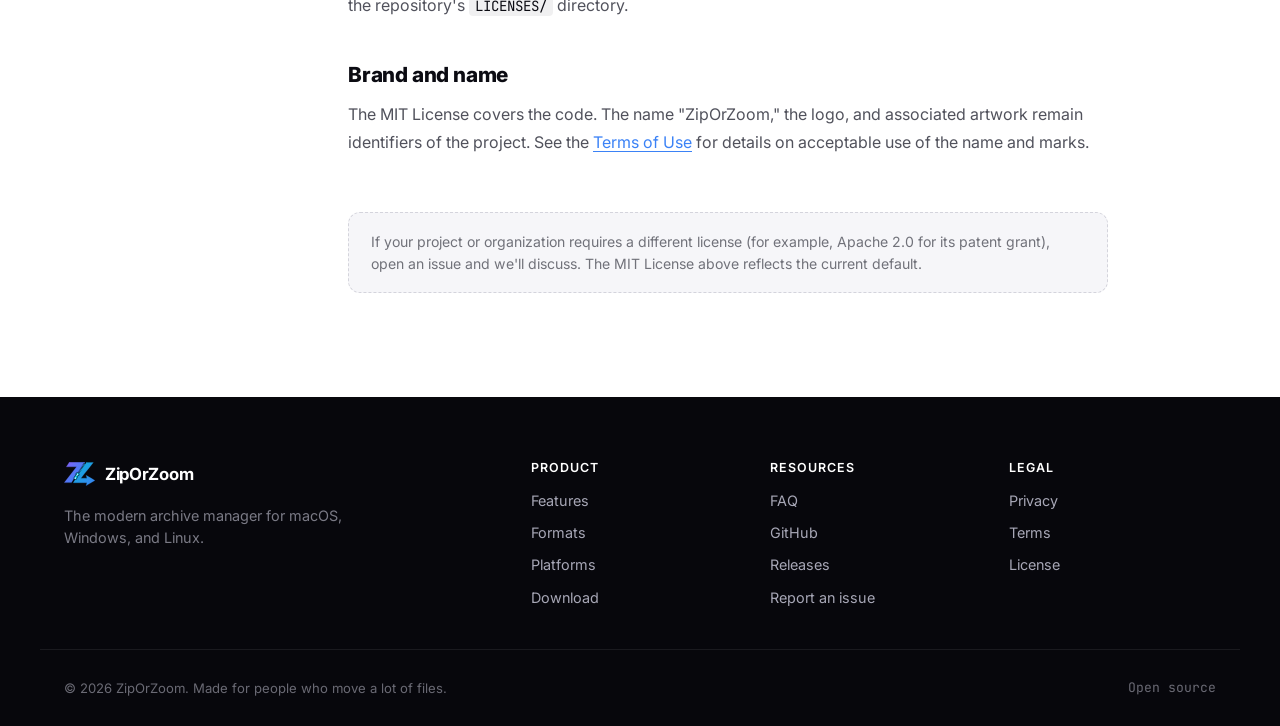
<file: license.html>
<!DOCTYPE html>
<html lang="en">
<head>
  <meta charset="UTF-8" />
  <meta name="viewport" content="width=device-width, initial-scale=1.0" />
  <title>License — ZipOrZoom</title>
  <meta name="description" content="ZipOrZoom is released under the MIT License — free to use, modify, and distribute." />
  <meta name="robots" content="index, follow" />
  <script defer src="https://stats.leveluplogic.co.uk/script.js" data-website-id="949ba06f-512d-4c0c-935e-8d5e8505af8e" data-domains="ziporzoom.com,www.ziporzoom.com"></script>
  <link rel="preconnect" href="https://fonts.googleapis.com" />
  <link rel="preconnect" href="https://fonts.gstatic.com" crossorigin />
  <link href="https://fonts.googleapis.com/css2?family=Inter:wght@400;500;600;700;800&family=JetBrains+Mono:wght@400;500&display=swap" rel="stylesheet" />
  <link rel="stylesheet" href="styles.css" />
  <link rel="icon" type="image/svg+xml" href="assets/favicon.svg" />
</head>
<body>
  <header class="nav">
    <div class="container nav-inner">
      <a class="brand" href="index.html" aria-label="ZipOrZoom home">
        <span class="brand-logo" aria-hidden="true">
          <img src="assets/mark.svg" alt="" width="36" height="28" />
        </span>
        <span class="brand-name">ZipOrZoom</span>
      </a>
      <nav class="nav-links" aria-label="Primary">
        <a href="index.html#features">Features</a>
        <a href="index.html#formats">Formats</a>
        <a href="index.html#platforms">Platforms</a>
        <a href="index.html#faq">FAQ</a>
      </nav>
      <div class="nav-cta">
        <a class="link-muted" href="https://github.com/cryptopoly/ZipOrZoom" target="_blank" rel="noopener">GitHub</a>
        <a class="btn btn-primary btn-sm" href="index.html#download">Download</a>
      </div>
    </div>
  </header>

  <main class="legal">
    <div class="container legal-container">
      <aside class="legal-nav" aria-label="Legal pages">
        <h4>Legal</h4>
        <a href="privacy.html">Privacy</a>
        <a href="terms.html">Terms</a>
        <a href="license.html" class="active">License</a>
      </aside>

      <article class="legal-content">
        <header class="legal-header">
          <span class="section-eyebrow">License</span>
          <h1>MIT License</h1>
          <p class="legal-meta">ZipOrZoom is free, open-source software.</p>
        </header>

        <div class="legal-callout">
          <strong>TL;DR.</strong> You can use ZipOrZoom for anything — personal, commercial, inside other products. You can modify it, distribute it, and build on it. The only thing we ask is that you keep the copyright notice with the code, and you accept that the software comes with no warranty.
        </div>

        <h2>What MIT means in plain English</h2>
        <div class="license-grid">
          <div class="license-card allow">
            <div class="license-card-head">
              <span class="license-tick">✓</span>
              You <strong>can</strong>
            </div>
            <ul>
              <li>Use it commercially</li>
              <li>Modify the source</li>
              <li>Redistribute it</li>
              <li>Include it in private software</li>
              <li>Sublicense it</li>
            </ul>
          </div>
          <div class="license-card require">
            <div class="license-card-head">
              <span class="license-tick">✦</span>
              You <strong>must</strong>
            </div>
            <ul>
              <li>Include the copyright notice</li>
              <li>Include the license text</li>
            </ul>
          </div>
          <div class="license-card deny">
            <div class="license-card-head">
              <span class="license-tick">✕</span>
              You <strong>cannot</strong>
            </div>
            <ul>
              <li>Hold the authors liable</li>
              <li>Expect a warranty</li>
            </ul>
          </div>
        </div>

        <h2>Full license text</h2>
        <div class="license-text">
<pre>MIT License

Copyright (c) 2026 ZipOrZoom contributors

Permission is hereby granted, free of charge, to any person obtaining a copy
of this software and associated documentation files (the "Software"), to deal
in the Software without restriction, including without limitation the rights
to use, copy, modify, merge, publish, distribute, sublicense, and/or sell
copies of the Software, and to permit persons to whom the Software is
furnished to do so, subject to the following conditions:

The above copyright notice and this permission notice shall be included in all
copies or substantial portions of the Software.

THE SOFTWARE IS PROVIDED "AS IS", WITHOUT WARRANTY OF ANY KIND, EXPRESS OR
IMPLIED, INCLUDING BUT NOT LIMITED TO THE WARRANTIES OF MERCHANTABILITY,
FITNESS FOR A PARTICULAR PURPOSE AND NONINFRINGEMENT. IN NO EVENT SHALL THE
AUTHORS OR COPYRIGHT HOLDERS BE LIABLE FOR ANY CLAIM, DAMAGES OR OTHER
LIABILITY, WHETHER IN AN ACTION OF CONTRACT, TORT OR OTHERWISE, ARISING FROM,
OUT OF OR IN CONNECTION WITH THE SOFTWARE OR THE USE OR OTHER DEALINGS IN THE
SOFTWARE.</pre>
        </div>

        <h2>Third-party libraries</h2>
        <p>
          ZipOrZoom is built on top of a number of excellent open-source libraries. Their respective licenses (BSD, Apache 2.0, LGPL, and others) are preserved in the application's <em>About → Credits</em> view and in the repository's <code>LICENSES/</code> directory.
        </p>

        <h2>Brand and name</h2>
        <p>
          The MIT License covers the code. The name "ZipOrZoom," the logo, and associated artwork remain identifiers of the project. See the <a href="terms.html">Terms of Use</a> for details on acceptable use of the name and marks.
        </p>

        <div class="legal-footer-note">
          If your project or organization requires a different license (for example, Apache 2.0 for its patent grant), open an issue and we'll discuss. The MIT License above reflects the current default.
        </div>
      </article>
    </div>
  </main>

  <footer class="footer">
    <div class="container footer-inner">
      <div class="footer-brand">
        <div class="brand">
          <span class="brand-logo" aria-hidden="true">
            <img src="assets/mark.svg" alt="" width="28" height="22" />
          </span>
          <span class="brand-name">ZipOrZoom</span>
        </div>
        <p class="footer-tag">The modern archive manager for macOS, Windows, and Linux.</p>
      </div>
      <div class="footer-cols">
        <div class="footer-col">
          <h4>Product</h4>
          <a href="index.html#features">Features</a>
          <a href="index.html#formats">Formats</a>
          <a href="index.html#platforms">Platforms</a>
          <a href="index.html#download">Download</a>
        </div>
        <div class="footer-col">
          <h4>Resources</h4>
          <a href="index.html#faq">FAQ</a>
          <a href="https://github.com/cryptopoly/ZipOrZoom" target="_blank" rel="noopener">GitHub</a>
          <a href="https://github.com/cryptopoly/ZipOrZoom/releases" target="_blank" rel="noopener">Releases</a>
          <a href="https://github.com/cryptopoly/ZipOrZoom/issues" target="_blank" rel="noopener">Report an issue</a>
        </div>
        <div class="footer-col">
          <h4>Legal</h4>
          <a href="privacy.html">Privacy</a>
          <a href="terms.html">Terms</a>
          <a href="license.html">License</a>
        </div>
      </div>
    </div>
    <div class="container footer-bottom">
      <span>© <span id="year"></span> ZipOrZoom. Made for people who move a lot of files.</span>
      <span class="footer-version" id="footer-version"></span>
    </div>
  </footer>
  <script src="script.js"></script>
</body>
</html>
</file>
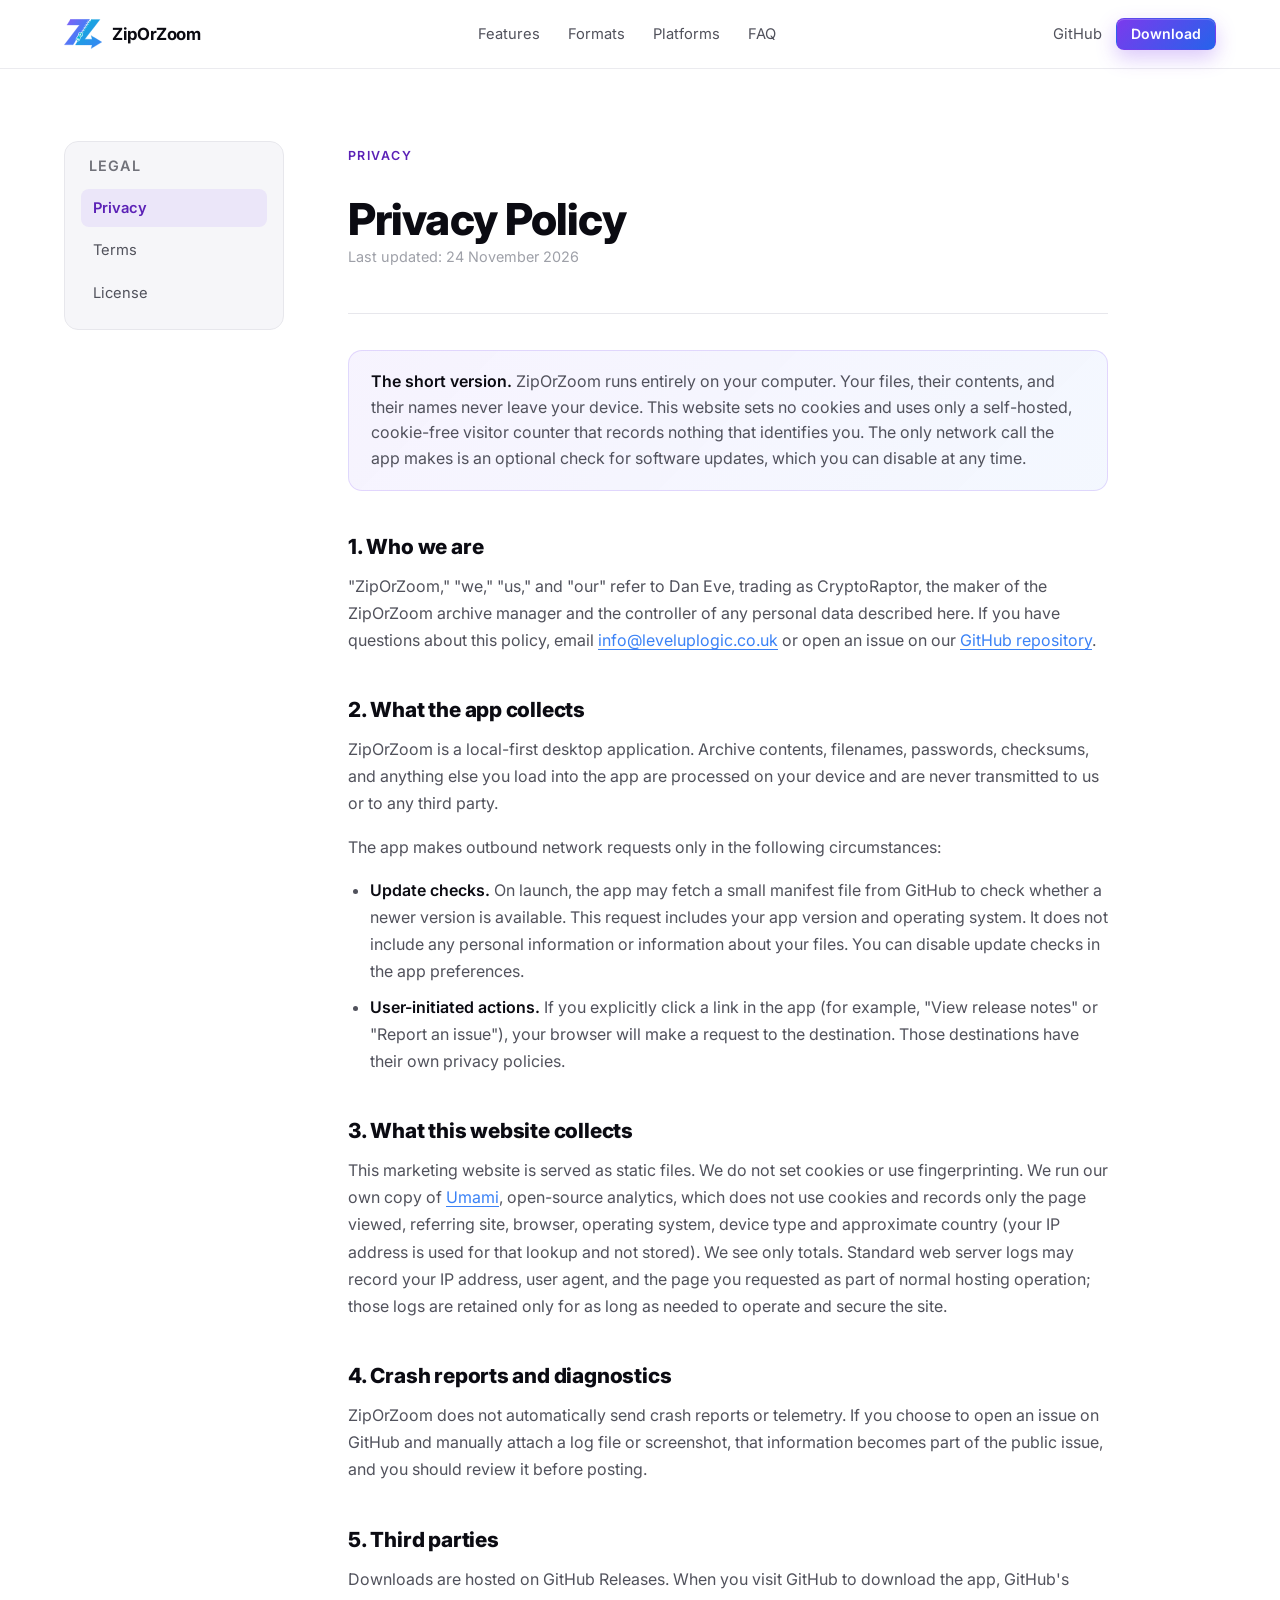
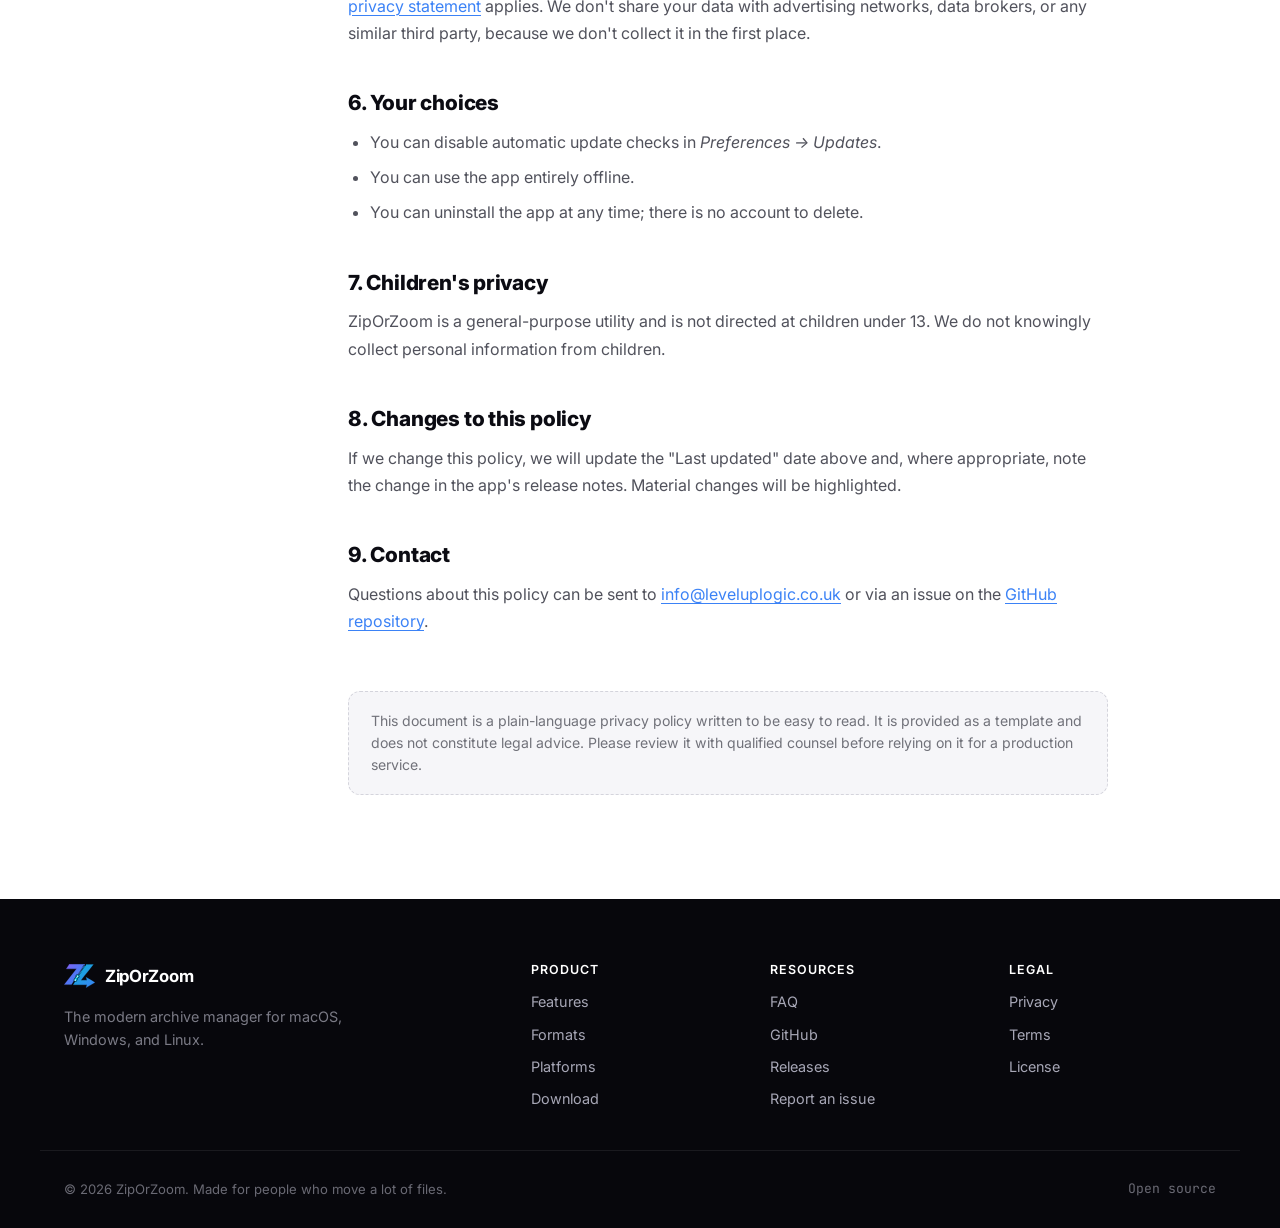
<file: privacy.html>
<!DOCTYPE html>
<html lang="en">
<head>
  <meta charset="UTF-8" />
  <meta name="viewport" content="width=device-width, initial-scale=1.0" />
  <title>Privacy Policy — ZipOrZoom</title>
  <meta name="description" content="ZipOrZoom privacy policy — what we collect, what we don't, and how we handle your data." />
  <meta name="robots" content="index, follow" />
  <script defer src="https://stats.leveluplogic.co.uk/script.js" data-website-id="949ba06f-512d-4c0c-935e-8d5e8505af8e" data-domains="ziporzoom.com,www.ziporzoom.com"></script>
  <link rel="preconnect" href="https://fonts.googleapis.com" />
  <link rel="preconnect" href="https://fonts.gstatic.com" crossorigin />
  <link href="https://fonts.googleapis.com/css2?family=Inter:wght@400;500;600;700;800&family=JetBrains+Mono:wght@400;500&display=swap" rel="stylesheet" />
  <link rel="stylesheet" href="styles.css" />
  <link rel="icon" type="image/svg+xml" href="assets/favicon.svg" />
</head>
<body>
  <header class="nav">
    <div class="container nav-inner">
      <a class="brand" href="index.html" aria-label="ZipOrZoom home">
        <span class="brand-logo" aria-hidden="true">
          <img src="assets/mark.svg" alt="" width="36" height="28" />
        </span>
        <span class="brand-name">ZipOrZoom</span>
      </a>
      <nav class="nav-links" aria-label="Primary">
        <a href="index.html#features">Features</a>
        <a href="index.html#formats">Formats</a>
        <a href="index.html#platforms">Platforms</a>
        <a href="index.html#faq">FAQ</a>
      </nav>
      <div class="nav-cta">
        <a class="link-muted" href="https://github.com/cryptopoly/ZipOrZoom" target="_blank" rel="noopener">GitHub</a>
        <a class="btn btn-primary btn-sm" href="index.html#download">Download</a>
      </div>
    </div>
  </header>

  <main class="legal">
    <div class="container legal-container">
      <aside class="legal-nav" aria-label="Legal pages">
        <h4>Legal</h4>
        <a href="privacy.html" class="active">Privacy</a>
        <a href="terms.html">Terms</a>
        <a href="license.html">License</a>
      </aside>

      <article class="legal-content">
        <header class="legal-header">
          <span class="section-eyebrow">Privacy</span>
          <h1>Privacy Policy</h1>
          <p class="legal-meta">Last updated: 24 November 2026</p>
        </header>

        <div class="legal-callout">
          <strong>The short version.</strong> ZipOrZoom runs entirely on your computer. Your files, their contents, and their names never leave your device. This website sets no cookies and uses only a self-hosted, cookie-free visitor counter that records nothing that identifies you. The only network call the app makes is an optional check for software updates, which you can disable at any time.
        </div>

        <h2>1. Who we are</h2>
        <p>
          "ZipOrZoom," "we," "us," and "our" refer to Dan Eve, trading as CryptoRaptor, the maker of the ZipOrZoom archive manager and the controller of any personal data described here. If you have questions about this policy, email <a href="mailto:info@leveluplogic.co.uk">info@leveluplogic.co.uk</a> or open an issue on our <a href="https://github.com/cryptopoly/ZipOrZoom/issues" target="_blank" rel="noopener">GitHub repository</a>.
        </p>

        <h2>2. What the app collects</h2>
        <p>
          ZipOrZoom is a local-first desktop application. Archive contents, filenames, passwords, checksums, and anything else you load into the app are processed on your device and are never transmitted to us or to any third party.
        </p>
        <p>The app makes outbound network requests only in the following circumstances:</p>
        <ul>
          <li>
            <strong>Update checks.</strong> On launch, the app may fetch a small manifest file from GitHub to check whether a newer version is available. This request includes your app version and operating system. It does not include any personal information or information about your files. You can disable update checks in the app preferences.
          </li>
          <li>
            <strong>User-initiated actions.</strong> If you explicitly click a link in the app (for example, "View release notes" or "Report an issue"), your browser will make a request to the destination. Those destinations have their own privacy policies.
          </li>
        </ul>

        <h2>3. What this website collects</h2>
        <p>
          This marketing website is served as static files. We do not set cookies or use fingerprinting. We run our own copy of <a href="https://umami.is/" target="_blank" rel="noopener">Umami</a>, open-source analytics, which does not use cookies and records only the page viewed, referring site, browser, operating system, device type and approximate country (your IP address is used for that lookup and not stored). We see only totals. Standard web server logs may record your IP address, user agent, and the page you requested as part of normal hosting operation; those logs are retained only for as long as needed to operate and secure the site.
        </p>

        <h2>4. Crash reports and diagnostics</h2>
        <p>
          ZipOrZoom does not automatically send crash reports or telemetry. If you choose to open an issue on GitHub and manually attach a log file or screenshot, that information becomes part of the public issue, and you should review it before posting.
        </p>

        <h2>5. Third parties</h2>
        <p>
          Downloads are hosted on GitHub Releases. When you visit GitHub to download the app, GitHub's <a href="https://docs.github.com/en/site-policy/privacy-policies/github-general-privacy-statement" target="_blank" rel="noopener">privacy statement</a> applies. We don't share your data with advertising networks, data brokers, or any similar third party, because we don't collect it in the first place.
        </p>

        <h2>6. Your choices</h2>
        <ul>
          <li>You can disable automatic update checks in <em>Preferences → Updates</em>.</li>
          <li>You can use the app entirely offline.</li>
          <li>You can uninstall the app at any time; there is no account to delete.</li>
        </ul>

        <h2>7. Children's privacy</h2>
        <p>
          ZipOrZoom is a general-purpose utility and is not directed at children under 13. We do not knowingly collect personal information from children.
        </p>

        <h2>8. Changes to this policy</h2>
        <p>
          If we change this policy, we will update the "Last updated" date above and, where appropriate, note the change in the app's release notes. Material changes will be highlighted.
        </p>

        <h2>9. Contact</h2>
        <p>
          Questions about this policy can be sent to <a href="mailto:info@leveluplogic.co.uk">info@leveluplogic.co.uk</a> or via an issue on the <a href="https://github.com/cryptopoly/ZipOrZoom/issues" target="_blank" rel="noopener">GitHub repository</a>.
        </p>

        <div class="legal-footer-note">
          This document is a plain-language privacy policy written to be easy to read. It is provided as a template and does not constitute legal advice. Please review it with qualified counsel before relying on it for a production service.
        </div>
      </article>
    </div>
  </main>

  <footer class="footer">
    <div class="container footer-inner">
      <div class="footer-brand">
        <div class="brand">
          <span class="brand-logo" aria-hidden="true">
            <img src="assets/mark.svg" alt="" width="28" height="22" />
          </span>
          <span class="brand-name">ZipOrZoom</span>
        </div>
        <p class="footer-tag">The modern archive manager for macOS, Windows, and Linux.</p>
      </div>
      <div class="footer-cols">
        <div class="footer-col">
          <h4>Product</h4>
          <a href="index.html#features">Features</a>
          <a href="index.html#formats">Formats</a>
          <a href="index.html#platforms">Platforms</a>
          <a href="index.html#download">Download</a>
        </div>
        <div class="footer-col">
          <h4>Resources</h4>
          <a href="index.html#faq">FAQ</a>
          <a href="https://github.com/cryptopoly/ZipOrZoom" target="_blank" rel="noopener">GitHub</a>
          <a href="https://github.com/cryptopoly/ZipOrZoom/releases" target="_blank" rel="noopener">Releases</a>
          <a href="https://github.com/cryptopoly/ZipOrZoom/issues" target="_blank" rel="noopener">Report an issue</a>
        </div>
        <div class="footer-col">
          <h4>Legal</h4>
          <a href="privacy.html">Privacy</a>
          <a href="terms.html">Terms</a>
          <a href="license.html">License</a>
        </div>
      </div>
    </div>
    <div class="container footer-bottom">
      <span>© <span id="year"></span> ZipOrZoom. Made for people who move a lot of files.</span>
      <span class="footer-version" id="footer-version"></span>
    </div>
  </footer>
  <script src="script.js"></script>
</body>
</html>
</file>
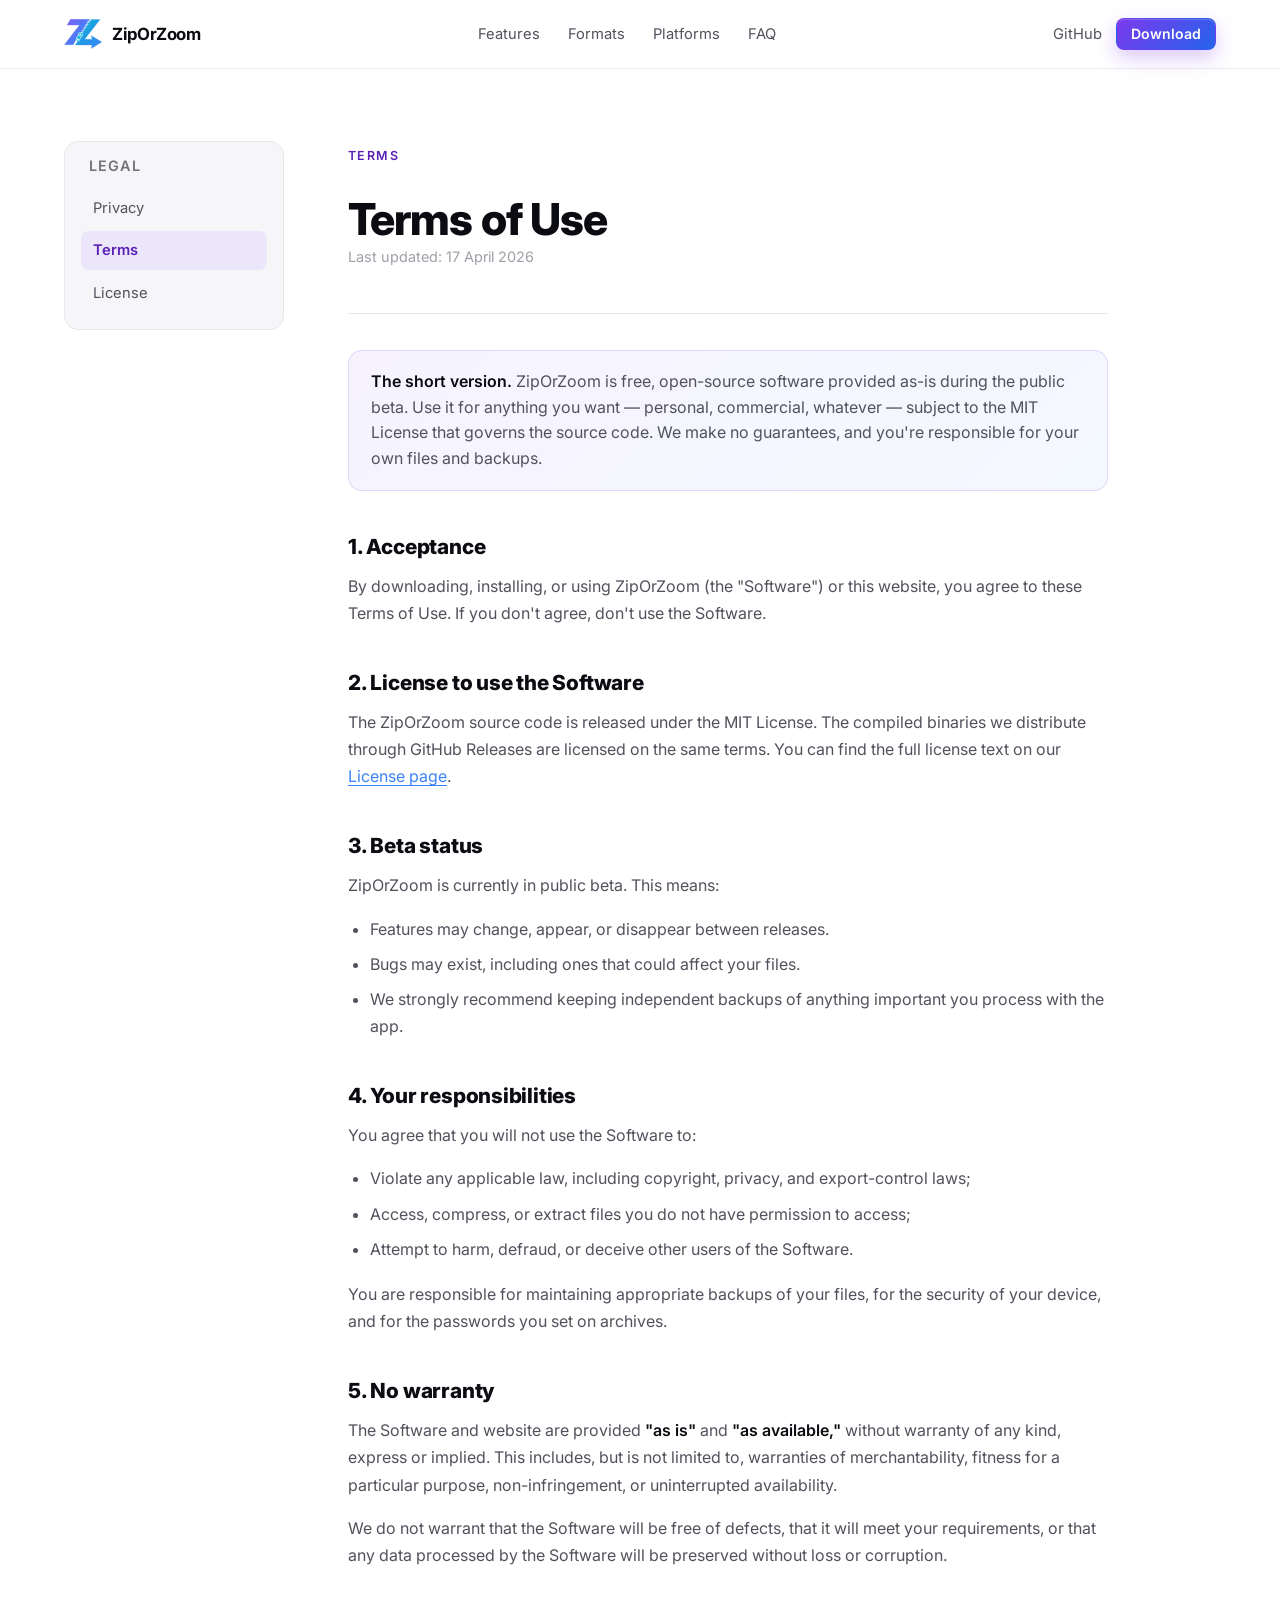
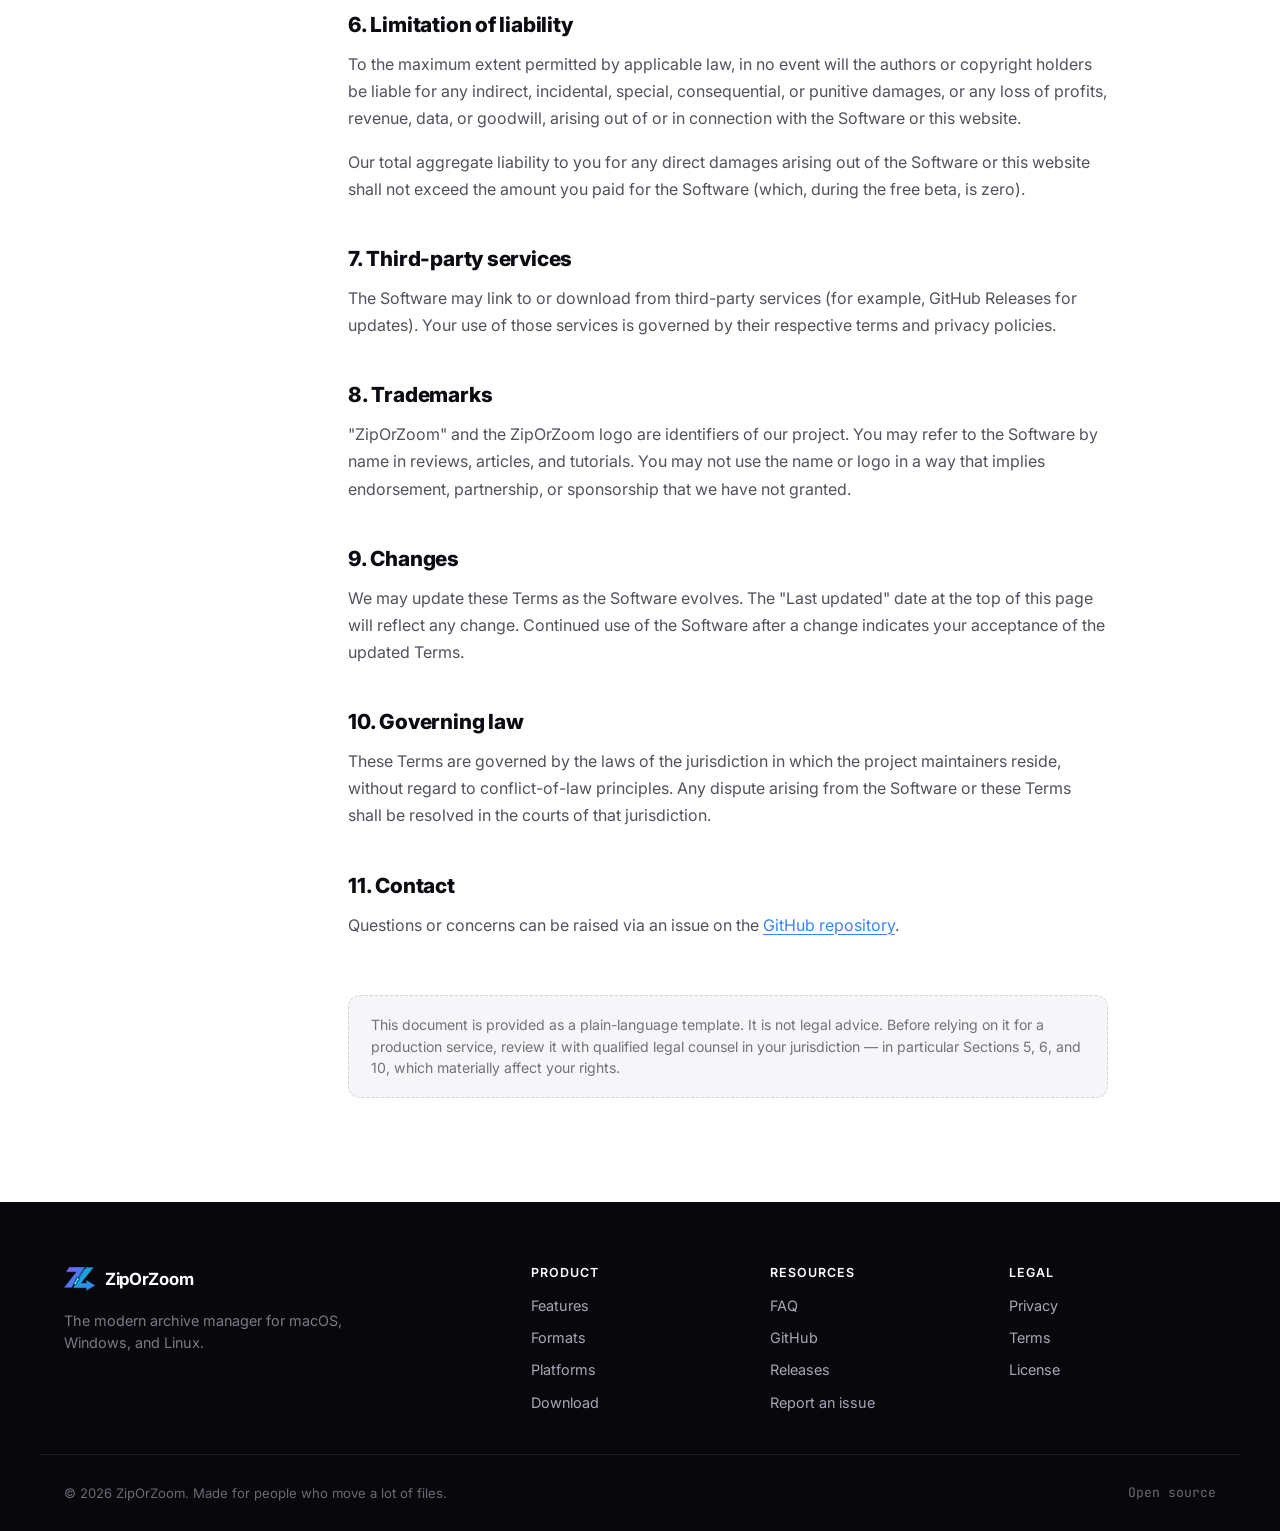
<file: terms.html>
<!DOCTYPE html>
<html lang="en">
<head>
  <meta charset="UTF-8" />
  <meta name="viewport" content="width=device-width, initial-scale=1.0" />
  <title>Terms of Use — ZipOrZoom</title>
  <meta name="description" content="ZipOrZoom terms of use — the rules of the road for downloading and using ZipOrZoom." />
  <meta name="robots" content="index, follow" />
  <script defer src="https://stats.leveluplogic.co.uk/script.js" data-website-id="949ba06f-512d-4c0c-935e-8d5e8505af8e" data-domains="ziporzoom.com,www.ziporzoom.com"></script>
  <link rel="preconnect" href="https://fonts.googleapis.com" />
  <link rel="preconnect" href="https://fonts.gstatic.com" crossorigin />
  <link href="https://fonts.googleapis.com/css2?family=Inter:wght@400;500;600;700;800&family=JetBrains+Mono:wght@400;500&display=swap" rel="stylesheet" />
  <link rel="stylesheet" href="styles.css" />
  <link rel="icon" type="image/svg+xml" href="assets/favicon.svg" />
</head>
<body>
  <header class="nav">
    <div class="container nav-inner">
      <a class="brand" href="index.html" aria-label="ZipOrZoom home">
        <span class="brand-logo" aria-hidden="true">
          <img src="assets/mark.svg" alt="" width="36" height="28" />
        </span>
        <span class="brand-name">ZipOrZoom</span>
      </a>
      <nav class="nav-links" aria-label="Primary">
        <a href="index.html#features">Features</a>
        <a href="index.html#formats">Formats</a>
        <a href="index.html#platforms">Platforms</a>
        <a href="index.html#faq">FAQ</a>
      </nav>
      <div class="nav-cta">
        <a class="link-muted" href="https://github.com/cryptopoly/ZipOrZoom" target="_blank" rel="noopener">GitHub</a>
        <a class="btn btn-primary btn-sm" href="index.html#download">Download</a>
      </div>
    </div>
  </header>

  <main class="legal">
    <div class="container legal-container">
      <aside class="legal-nav" aria-label="Legal pages">
        <h4>Legal</h4>
        <a href="privacy.html">Privacy</a>
        <a href="terms.html" class="active">Terms</a>
        <a href="license.html">License</a>
      </aside>

      <article class="legal-content">
        <header class="legal-header">
          <span class="section-eyebrow">Terms</span>
          <h1>Terms of Use</h1>
          <p class="legal-meta">Last updated: 17 April 2026</p>
        </header>

        <div class="legal-callout">
          <strong>The short version.</strong> ZipOrZoom is free, open-source software provided as-is during the public beta. Use it for anything you want — personal, commercial, whatever — subject to the MIT License that governs the source code. We make no guarantees, and you're responsible for your own files and backups.
        </div>

        <h2>1. Acceptance</h2>
        <p>
          By downloading, installing, or using ZipOrZoom (the "Software") or this website, you agree to these Terms of Use. If you don't agree, don't use the Software.
        </p>

        <h2>2. License to use the Software</h2>
        <p>
          The ZipOrZoom source code is released under the MIT License. The compiled binaries we distribute through GitHub Releases are licensed on the same terms. You can find the full license text on our <a href="license.html">License page</a>.
        </p>

        <h2>3. Beta status</h2>
        <p>
          ZipOrZoom is currently in public beta. This means:
        </p>
        <ul>
          <li>Features may change, appear, or disappear between releases.</li>
          <li>Bugs may exist, including ones that could affect your files.</li>
          <li>We strongly recommend keeping independent backups of anything important you process with the app.</li>
        </ul>

        <h2>4. Your responsibilities</h2>
        <p>You agree that you will not use the Software to:</p>
        <ul>
          <li>Violate any applicable law, including copyright, privacy, and export-control laws;</li>
          <li>Access, compress, or extract files you do not have permission to access;</li>
          <li>Attempt to harm, defraud, or deceive other users of the Software.</li>
        </ul>
        <p>
          You are responsible for maintaining appropriate backups of your files, for the security of your device, and for the passwords you set on archives.
        </p>

        <h2>5. No warranty</h2>
        <p>
          The Software and website are provided <strong>"as is"</strong> and <strong>"as available,"</strong> without warranty of any kind, express or implied. This includes, but is not limited to, warranties of merchantability, fitness for a particular purpose, non-infringement, or uninterrupted availability.
        </p>
        <p>
          We do not warrant that the Software will be free of defects, that it will meet your requirements, or that any data processed by the Software will be preserved without loss or corruption.
        </p>

        <h2>6. Limitation of liability</h2>
        <p>
          To the maximum extent permitted by applicable law, in no event will the authors or copyright holders be liable for any indirect, incidental, special, consequential, or punitive damages, or any loss of profits, revenue, data, or goodwill, arising out of or in connection with the Software or this website.
        </p>
        <p>
          Our total aggregate liability to you for any direct damages arising out of the Software or this website shall not exceed the amount you paid for the Software (which, during the free beta, is zero).
        </p>

        <h2>7. Third-party services</h2>
        <p>
          The Software may link to or download from third-party services (for example, GitHub Releases for updates). Your use of those services is governed by their respective terms and privacy policies.
        </p>

        <h2>8. Trademarks</h2>
        <p>
          "ZipOrZoom" and the ZipOrZoom logo are identifiers of our project. You may refer to the Software by name in reviews, articles, and tutorials. You may not use the name or logo in a way that implies endorsement, partnership, or sponsorship that we have not granted.
        </p>

        <h2>9. Changes</h2>
        <p>
          We may update these Terms as the Software evolves. The "Last updated" date at the top of this page will reflect any change. Continued use of the Software after a change indicates your acceptance of the updated Terms.
        </p>

        <h2>10. Governing law</h2>
        <p>
          These Terms are governed by the laws of the jurisdiction in which the project maintainers reside, without regard to conflict-of-law principles. Any dispute arising from the Software or these Terms shall be resolved in the courts of that jurisdiction.
        </p>

        <h2>11. Contact</h2>
        <p>
          Questions or concerns can be raised via an issue on the <a href="https://github.com/cryptopoly/ZipOrZoom/issues" target="_blank" rel="noopener">GitHub repository</a>.
        </p>

        <div class="legal-footer-note">
          This document is provided as a plain-language template. It is not legal advice. Before relying on it for a production service, review it with qualified legal counsel in your jurisdiction — in particular Sections 5, 6, and 10, which materially affect your rights.
        </div>
      </article>
    </div>
  </main>

  <footer class="footer">
    <div class="container footer-inner">
      <div class="footer-brand">
        <div class="brand">
          <span class="brand-logo" aria-hidden="true">
            <img src="assets/mark.svg" alt="" width="28" height="22" />
          </span>
          <span class="brand-name">ZipOrZoom</span>
        </div>
        <p class="footer-tag">The modern archive manager for macOS, Windows, and Linux.</p>
      </div>
      <div class="footer-cols">
        <div class="footer-col">
          <h4>Product</h4>
          <a href="index.html#features">Features</a>
          <a href="index.html#formats">Formats</a>
          <a href="index.html#platforms">Platforms</a>
          <a href="index.html#download">Download</a>
        </div>
        <div class="footer-col">
          <h4>Resources</h4>
          <a href="index.html#faq">FAQ</a>
          <a href="https://github.com/cryptopoly/ZipOrZoom" target="_blank" rel="noopener">GitHub</a>
          <a href="https://github.com/cryptopoly/ZipOrZoom/releases" target="_blank" rel="noopener">Releases</a>
          <a href="https://github.com/cryptopoly/ZipOrZoom/issues" target="_blank" rel="noopener">Report an issue</a>
        </div>
        <div class="footer-col">
          <h4>Legal</h4>
          <a href="privacy.html">Privacy</a>
          <a href="terms.html">Terms</a>
          <a href="license.html">License</a>
        </div>
      </div>
    </div>
    <div class="container footer-bottom">
      <span>© <span id="year"></span> ZipOrZoom. Made for people who move a lot of files.</span>
      <span class="footer-version" id="footer-version"></span>
    </div>
  </footer>
  <script src="script.js"></script>
</body>
</html>
</file>
<file: styles.css>
/* =========================================================
   ZipOrZoom marketing site — styles
   ========================================================= */

*, *::before, *::after { box-sizing: border-box; }

:root {
  --bg: #ffffff;
  --bg-muted: #f6f6f9;
  --bg-dark: #0a0a12;
  --bg-elevated: #ffffff;

  --ink: #0b0b12;
  --ink-muted: #51525c;
  --ink-soft: #71727a;
  --ink-dim: #9ea0a8;
  --border: #e7e7ec;
  --border-strong: #d4d4dc;

  --brand-1: #8B5CF6;
  --brand-2: #3B82F6;
  --brand-3: #06B6D4;
  --brand-ink: #5B21B6;

  --shadow-sm: 0 1px 2px rgba(11, 11, 18, 0.04), 0 1px 3px rgba(11, 11, 18, 0.06);
  --shadow-md: 0 4px 10px rgba(11, 11, 18, 0.05), 0 10px 30px rgba(11, 11, 18, 0.08);
  --shadow-lg: 0 10px 20px rgba(11, 11, 18, 0.06), 0 30px 60px rgba(11, 11, 18, 0.12);
  --shadow-glow: 0 30px 80px rgba(139, 92, 246, 0.35);

  --radius-sm: 8px;
  --radius: 14px;
  --radius-lg: 22px;
  --radius-xl: 28px;

  --font-sans: 'Inter', -apple-system, BlinkMacSystemFont, 'Segoe UI', Roboto, sans-serif;
  --font-mono: 'JetBrains Mono', ui-monospace, SFMono-Regular, Menlo, monospace;
}

html { scroll-behavior: smooth; }

body {
  margin: 0;
  font-family: var(--font-sans);
  color: var(--ink);
  background: var(--bg);
  -webkit-font-smoothing: antialiased;
  -moz-osx-font-smoothing: grayscale;
  line-height: 1.55;
  font-size: 16px;
}

img, svg { display: block; max-width: 100%; }

a { color: inherit; text-decoration: none; }

h1, h2, h3, h4 { margin: 0; line-height: 1.15; letter-spacing: -0.02em; font-weight: 700; }
h1 { font-size: clamp(2.5rem, 5.5vw, 4.25rem); font-weight: 800; }
h2 { font-size: clamp(2rem, 3.8vw, 3rem); font-weight: 800; }
h3 { font-size: 1.15rem; font-weight: 600; letter-spacing: -0.01em; }
h4 { font-size: 0.9rem; font-weight: 600; text-transform: uppercase; letter-spacing: 0.08em; color: var(--ink-soft); }
p { margin: 0; color: var(--ink-muted); }

.container {
  width: 100%;
  max-width: 1200px;
  margin: 0 auto;
  padding: 0 24px;
}

.gradient-text {
  background: linear-gradient(120deg, var(--brand-1), var(--brand-2) 55%, var(--brand-3));
  -webkit-background-clip: text;
  background-clip: text;
  color: transparent;
}

.muted { color: var(--ink-soft); }
.monospace { font-family: var(--font-mono); font-size: 0.82em; }

/* =========================================================
   Navigation
   ========================================================= */
.nav {
  position: sticky;
  top: 0;
  z-index: 50;
  background: rgba(255,255,255,0.75);
  backdrop-filter: saturate(180%) blur(14px);
  -webkit-backdrop-filter: saturate(180%) blur(14px);
  border-bottom: 1px solid rgba(231, 231, 236, 0.8);
}

.nav-inner {
  display: flex;
  align-items: center;
  justify-content: space-between;
  height: 68px;
  gap: 32px;
}

.brand {
  display: inline-flex;
  align-items: center;
  gap: 10px;
  font-weight: 700;
  letter-spacing: -0.01em;
  color: var(--ink);
}

.brand-logo {
  display: inline-flex;
  align-items: center;
}
.brand-logo img {
  display: block;
  height: 30px;
  width: auto;
}
.footer-brand .brand-logo img { height: 24px; }

.brand-name { font-size: 1.05rem; }

.nav-links {
  display: flex;
  gap: 28px;
  color: var(--ink-muted);
  font-size: 0.92rem;
}
.nav-links a:hover { color: var(--ink); }

.nav-cta {
  display: flex;
  gap: 14px;
  align-items: center;
}

.link-muted {
  font-size: 0.92rem;
  color: var(--ink-muted);
}
.link-muted:hover { color: var(--ink); }

/* =========================================================
   Buttons
   ========================================================= */
.btn {
  display: inline-flex;
  align-items: center;
  justify-content: center;
  gap: 8px;
  font: inherit;
  font-weight: 600;
  line-height: 1;
  padding: 12px 18px;
  border-radius: 10px;
  border: 1px solid transparent;
  cursor: pointer;
  transition: transform .15s ease, background-color .15s ease, border-color .15s ease, box-shadow .15s ease, color .15s ease;
  font-size: 0.95rem;
  white-space: nowrap;
}

.btn-sm { padding: 8px 14px; font-size: 0.88rem; border-radius: 8px; }
.btn-lg { padding: 15px 24px; font-size: 1rem; border-radius: 12px; }
.btn-block { width: 100%; }

.btn-primary {
  color: #fff;
  background: linear-gradient(135deg, #7C3AED, #2563EB);
  box-shadow: 0 8px 20px rgba(124, 58, 237, 0.28), inset 0 1px 0 rgba(255,255,255,0.18);
}
.btn-primary:hover {
  transform: translateY(-1px);
  box-shadow: 0 14px 26px rgba(124, 58, 237, 0.36), inset 0 1px 0 rgba(255,255,255,0.18);
}

.btn-ghost {
  color: var(--ink);
  background: rgba(11,11,18,0.04);
  border-color: rgba(11,11,18,0.06);
}
.btn-ghost:hover { background: rgba(11,11,18,0.07); }

.btn-ghost-light {
  color: #fff;
  background: rgba(255,255,255,0.08);
  border-color: rgba(255,255,255,0.18);
}
.btn-ghost-light:hover { background: rgba(255,255,255,0.14); }

/* =========================================================
   Hero
   ========================================================= */
.hero {
  position: relative;
  padding: 72px 0 100px;
  overflow: hidden;
  isolation: isolate;
}

.hero-glow {
  position: absolute;
  inset: -20% -10% auto -10%;
  height: 720px;
  z-index: -1;
  background:
    radial-gradient(60% 60% at 20% 30%, rgba(139,92,246,0.22), transparent 60%),
    radial-gradient(50% 50% at 80% 20%, rgba(59,130,246,0.22), transparent 60%),
    radial-gradient(40% 40% at 50% 90%, rgba(6,182,212,0.15), transparent 60%);
  filter: blur(10px);
}

.hero-inner {
  display: grid;
  grid-template-columns: minmax(0, 1.05fr) minmax(0, 1fr);
  gap: 64px;
  align-items: center;
}

.eyebrow {
  display: inline-flex;
  align-items: center;
  gap: 8px;
  padding: 6px 12px;
  font-size: 0.82rem;
  font-weight: 500;
  color: var(--ink-soft);
  background: rgba(11,11,18,0.04);
  border: 1px solid rgba(11,11,18,0.06);
  border-radius: 999px;
  margin-bottom: 20px;
}
.eyebrow-dot {
  width: 6px;
  height: 6px;
  border-radius: 50%;
  background: #10B981;
  box-shadow: 0 0 0 4px rgba(16, 185, 129, 0.18);
}

.lede {
  margin-top: 22px;
  font-size: 1.17rem;
  line-height: 1.55;
  color: var(--ink-muted);
  max-width: 620px;
}
.lede strong { color: var(--ink); font-weight: 600; }

.hero-cta {
  margin-top: 32px;
  display: flex;
  gap: 12px;
  flex-wrap: wrap;
}

.hero-meta {
  display: flex;
  gap: 24px;
  flex-wrap: wrap;
  margin-top: 26px;
  color: var(--ink-soft);
  font-size: 0.88rem;
}
.meta-item {
  display: inline-flex;
  align-items: center;
  gap: 6px;
  color: var(--ink-soft);
}
.meta-item svg { color: var(--brand-2); }

/* =========================================================
   Hero visual — stylized app window
   ========================================================= */
.hero-visual {
  position: relative;
  perspective: 1500px;
}

.app-window {
  background: #fff;
  border-radius: 18px;
  border: 1px solid var(--border);
  box-shadow: var(--shadow-lg), var(--shadow-glow);
  overflow: hidden;
  transform: rotateY(-8deg) rotateX(4deg) rotate(0.5deg);
  transform-origin: 50% 50%;
}

.app-titlebar {
  display: grid;
  grid-template-columns: 80px 1fr 80px;
  align-items: center;
  padding: 12px 14px;
  background: #f3f3f6;
  border-bottom: 1px solid var(--border);
}

.traffic { display: flex; gap: 6px; }
.traffic-dot { width: 12px; height: 12px; border-radius: 50%; }
.traffic-dot.red { background: #FF5F57; }
.traffic-dot.yellow { background: #FEBC2E; }
.traffic-dot.green { background: #28C840; }

.app-title {
  text-align: center;
  font-size: 0.82rem;
  color: var(--ink-muted);
  font-weight: 500;
}

.app-actions { text-align: right; }
.app-pill {
  display: inline-block;
  padding: 3px 9px;
  font-size: 0.7rem;
  font-weight: 500;
  color: var(--ink-soft);
  background: rgba(11,11,18,0.05);
  border-radius: 999px;
}

.app-body {
  display: grid;
  grid-template-columns: 180px 1fr;
  min-height: 400px;
}

.app-sidebar {
  background: #fafafb;
  border-right: 1px solid var(--border);
  padding: 14px 10px;
  font-size: 0.82rem;
  color: var(--ink-soft);
}
.sidebar-section {
  padding: 12px 10px 6px;
  font-size: 0.7rem;
  font-weight: 600;
  color: var(--ink-dim);
  text-transform: uppercase;
  letter-spacing: 0.06em;
}
.sidebar-item {
  display: flex;
  align-items: center;
  gap: 9px;
  padding: 7px 10px;
  border-radius: 7px;
  color: var(--ink-muted);
}
.sidebar-item.active {
  background: rgba(59,130,246,0.1);
  color: var(--brand-2);
}
.sidebar-item svg { flex-shrink: 0; }

.app-main { padding: 16px 18px; }

.file-toolbar {
  display: flex;
  align-items: center;
  justify-content: space-between;
  padding-bottom: 14px;
  border-bottom: 1px solid var(--border);
}
.breadcrumb {
  font-size: 0.83rem;
  color: var(--ink-soft);
}
.breadcrumb .sep { margin: 0 6px; color: var(--ink-dim); }
.breadcrumb .current { color: var(--ink); font-weight: 600; }
.tool-buttons { display: flex; gap: 6px; }
.tool-btn {
  width: 26px;
  height: 26px;
  display: inline-flex;
  align-items: center;
  justify-content: center;
  background: transparent;
  border: 1px solid var(--border);
  border-radius: 7px;
  color: var(--ink-muted);
  cursor: pointer;
}

.file-header, .file-row {
  display: grid;
  grid-template-columns: 2fr 0.8fr 1.3fr 0.9fr;
  align-items: center;
  gap: 12px;
  padding: 9px 4px;
  font-size: 0.82rem;
}
.file-header {
  color: var(--ink-dim);
  font-weight: 600;
  font-size: 0.72rem;
  text-transform: uppercase;
  letter-spacing: 0.05em;
  border-bottom: 1px solid var(--border);
  margin-top: 10px;
}
.file-row { border-bottom: 1px solid var(--border); }
.file-row:last-of-type { border-bottom: 0; }
.file-row.highlighted {
  background: rgba(139, 92, 246, 0.07);
  border-radius: 6px;
  border-bottom: 0;
  padding-left: 8px;
  padding-right: 8px;
}

.file-name {
  display: inline-flex;
  align-items: center;
  gap: 10px;
  color: var(--ink);
  font-weight: 500;
}
.file-icon {
  width: 16px;
  height: 16px;
  border-radius: 3px;
  flex-shrink: 0;
}
.file-icon.folder { background: linear-gradient(135deg, #60A5FA, #3B82F6); }
.file-icon.doc    { background: linear-gradient(135deg, #F3F4F6, #D1D5DB); border: 1px solid #D4D4DC; }
.file-icon.img    { background: linear-gradient(135deg, #FCD34D, #F59E0B); }

.file-size { color: var(--ink-soft); }
.file-date { color: var(--ink-dim); }
.file-ratio {
  display: flex;
  align-items: center;
  gap: 8px;
  color: var(--ink-soft);
  font-size: 0.78rem;
}
.bar {
  display: inline-block;
  height: 4px;
  flex: 1;
  background: rgba(11,11,18,0.06);
  border-radius: 99px;
  overflow: hidden;
}
.fill {
  display: block;
  height: 100%;
  background: linear-gradient(90deg, var(--brand-1), var(--brand-2));
  border-radius: 99px;
}

.app-progress {
  margin-top: 16px;
  padding: 12px 14px;
  background: linear-gradient(135deg, rgba(139,92,246,0.06), rgba(59,130,246,0.06));
  border: 1px solid rgba(59,130,246,0.15);
  border-radius: 10px;
}
.progress-label {
  display: flex;
  justify-content: space-between;
  font-size: 0.78rem;
  color: var(--ink-muted);
  margin-bottom: 8px;
}
.progress-percent { font-weight: 600; color: var(--brand-ink); }
.progress-track {
  height: 5px;
  background: rgba(11,11,18,0.05);
  border-radius: 99px;
  overflow: hidden;
}
.progress-fill {
  width: 82%;
  height: 100%;
  background: linear-gradient(90deg, var(--brand-1), var(--brand-2), var(--brand-3));
  border-radius: 99px;
  animation: shimmer 2.4s ease-in-out infinite;
  background-size: 200% 100%;
}
@keyframes shimmer {
  0%, 100% { background-position: 0% 0%; }
  50%      { background-position: 100% 0%; }
}

/* Floating cards next to the window */
.floating-card {
  position: absolute;
  background: #fff;
  padding: 11px 14px;
  border-radius: 12px;
  border: 1px solid var(--border);
  box-shadow: var(--shadow-md);
  font-size: 0.82rem;
  min-width: 180px;
}
.floating-title {
  display: inline-flex;
  align-items: center;
  gap: 8px;
  font-weight: 600;
  color: var(--ink);
}
.floating-sub {
  margin-top: 2px;
  color: var(--ink-soft);
  font-size: 0.78rem;
}
.floating-card .dot {
  width: 7px;
  height: 7px;
  border-radius: 50%;
}
.floating-card .dot.green { background: #10B981; box-shadow: 0 0 0 3px rgba(16,185,129,0.2); }
.floating-card .dot.blue  { background: #3B82F6; box-shadow: 0 0 0 3px rgba(59,130,246,0.2); }

.card-a {
  top: -18px;
  left: -30px;
  animation: float 6s ease-in-out infinite;
}
.card-b {
  bottom: 22px;
  right: -20px;
  animation: float 7s ease-in-out infinite reverse;
}
@keyframes float {
  0%, 100% { transform: translateY(0); }
  50%      { transform: translateY(-8px); }
}

/* =========================================================
   Strip
   ========================================================= */
.strip {
  padding: 28px 0;
  background: var(--bg-muted);
  border-top: 1px solid var(--border);
  border-bottom: 1px solid var(--border);
}
.strip-inner {
  display: flex;
  align-items: center;
  gap: 32px;
  flex-wrap: wrap;
}
.strip-label {
  color: var(--ink-soft);
  font-size: 0.85rem;
  font-weight: 500;
  flex-shrink: 0;
}
.strip-formats {
  display: flex;
  flex: 1;
  justify-content: space-between;
  gap: 18px;
  flex-wrap: wrap;
}
.fmt {
  font-family: var(--font-mono);
  font-weight: 500;
  font-size: 0.88rem;
  color: var(--ink-soft);
  letter-spacing: 0.04em;
}

/* =========================================================
   Generic section styles
   ========================================================= */
.section { padding: 104px 0; }
.section-muted { background: var(--bg-muted); }

.section-dark {
  background: var(--bg-dark);
  color: #fff;
}
.section-dark .section-eyebrow { color: #a7a7b6; }

.section-header { max-width: 760px; margin: 0 auto 56px; }
.section-header.center { text-align: center; }
.section-eyebrow {
  display: inline-block;
  font-size: 0.78rem;
  font-weight: 600;
  text-transform: uppercase;
  letter-spacing: 0.12em;
  color: var(--brand-ink);
  margin-bottom: 16px;
}
.section-lede {
  margin-top: 18px;
  font-size: 1.08rem;
  color: var(--ink-muted);
}

/* =========================================================
   Feature grid
   ========================================================= */
.feature-grid {
  display: grid;
  grid-template-columns: repeat(3, 1fr);
  gap: 18px;
}

.feature {
  padding: 28px;
  background: #fff;
  border: 1px solid var(--border);
  border-radius: var(--radius-lg);
  transition: transform .25s ease, box-shadow .25s ease, border-color .25s ease;
}
.feature:hover {
  transform: translateY(-3px);
  box-shadow: var(--shadow-md);
  border-color: var(--border-strong);
}

.feature-wide { grid-column: span 2; }

.feature h3 {
  margin-bottom: 8px;
  font-size: 1.1rem;
  color: var(--ink);
}
.feature p { font-size: 0.94rem; }

.feature-icon {
  width: 44px;
  height: 44px;
  border-radius: 12px;
  display: inline-flex;
  align-items: center;
  justify-content: center;
  margin-bottom: 20px;
  color: #fff;
}
.feature-icon.indigo  { background: linear-gradient(135deg, #6366F1, #4F46E5); }
.feature-icon.emerald { background: linear-gradient(135deg, #10B981, #059669); }
.feature-icon.violet  { background: linear-gradient(135deg, #8B5CF6, #6D28D9); }
.feature-icon.amber   { background: linear-gradient(135deg, #F59E0B, #D97706); }
.feature-icon.rose    { background: linear-gradient(135deg, #F43F5E, #BE185D); }
.feature-icon.cyan    { background: linear-gradient(135deg, #06B6D4, #0E7490); }
.feature-icon.sky     { background: linear-gradient(135deg, #0EA5E9, #0369A1); }
.feature-icon.lime    { background: linear-gradient(135deg, #84CC16, #4D7C0F); }
.feature-icon.pink    { background: linear-gradient(135deg, #EC4899, #BE185D); }

.feature-code {
  margin-top: 18px;
  padding: 11px 14px;
  background: #0a0a12;
  color: #d4d4dc;
  border-radius: 10px;
  font-family: var(--font-mono);
  font-size: 0.82rem;
  overflow-x: auto;
}
.feature-code .t-key { color: #c4b5fd; }
.feature-code .t-val { color: #86efac; }
.feature-code .t-add { color: #34d399; }
.feature-code .t-mod { color: #fbbf24; }
.feature-code .t-rem { color: #f87171; }

/* =========================================================
   Split section (formats)
   ========================================================= */
.split {
  display: grid;
  grid-template-columns: 1fr 1fr;
  gap: 64px;
  align-items: center;
}

.checklist {
  list-style: none;
  padding: 0;
  margin: 32px 0 0;
  display: grid;
  gap: 12px;
}
.checklist li {
  display: flex;
  align-items: center;
  gap: 12px;
  color: var(--ink);
  font-weight: 500;
}
.check {
  width: 20px;
  height: 20px;
  border-radius: 50%;
  background: linear-gradient(135deg, var(--brand-1), var(--brand-2));
  position: relative;
  flex-shrink: 0;
}
.check::after {
  content: '';
  position: absolute;
  top: 6px;
  left: 6px;
  width: 8px;
  height: 4px;
  border-left: 2px solid #fff;
  border-bottom: 2px solid #fff;
  transform: rotate(-45deg);
}

.format-grid {
  display: grid;
  grid-template-columns: repeat(3, 1fr);
  gap: 10px;
}

.format-card {
  padding: 18px 14px;
  background: #fff;
  border: 1px solid var(--border);
  border-radius: 14px;
  display: flex;
  flex-direction: column;
  gap: 4px;
  transition: transform .2s ease, border-color .2s ease;
}
.format-card:hover {
  transform: translateY(-2px);
  border-color: var(--brand-2);
}
.format-name {
  font-family: var(--font-mono);
  font-weight: 600;
  font-size: 1rem;
  letter-spacing: 0.02em;
  background: linear-gradient(120deg, var(--brand-1), var(--brand-2));
  -webkit-background-clip: text;
  background-clip: text;
  color: transparent;
}
.format-meta {
  font-size: 0.72rem;
  color: var(--ink-soft);
}

/* =========================================================
   Platform grid
   ========================================================= */
.platform-grid {
  display: grid;
  grid-template-columns: repeat(3, 1fr);
  gap: 20px;
  align-items: stretch;
}

.platform {
  padding: 30px 28px;
  background: #fff;
  border: 1px solid var(--border);
  border-radius: var(--radius-lg);
  position: relative;
  display: flex;
  flex-direction: column;
  gap: 14px;
  transition: transform .25s ease, box-shadow .25s ease;
}
.platform:hover { transform: translateY(-3px); box-shadow: var(--shadow-md); }

.platform.featured {
  background: linear-gradient(180deg, #fff 0%, #fafbff 100%);
  border-color: transparent;
  box-shadow: 0 0 0 1.5px var(--brand-2), var(--shadow-md);
}

.platform-badge {
  position: absolute;
  top: 16px;
  right: 16px;
  padding: 4px 10px;
  font-size: 0.7rem;
  font-weight: 600;
  color: var(--brand-ink);
  background: rgba(139,92,246,0.12);
  border-radius: 999px;
}

.platform-icon { color: var(--ink); margin-bottom: 4px; }
.platform h3 { font-size: 1.3rem; }

.platform-specs {
  list-style: none;
  padding: 0;
  margin: 0 0 18px;
  display: flex;
  flex-direction: column;
  gap: 6px;
  font-size: 0.88rem;
  color: var(--ink-soft);
}
.platform-specs li {
  padding-left: 18px;
  position: relative;
}
.platform-specs li::before {
  content: '';
  position: absolute;
  left: 4px;
  top: 9px;
  width: 5px;
  height: 5px;
  border-radius: 50%;
  background: var(--brand-2);
}

.platform a.btn { margin-top: auto; }

/* =========================================================
   Stats
   ========================================================= */
.stats {
  display: grid;
  grid-template-columns: repeat(4, 1fr);
  gap: 32px;
  text-align: center;
}

.stat-num {
  font-size: clamp(2.4rem, 4.5vw, 3.5rem);
  font-weight: 800;
  letter-spacing: -0.03em;
  line-height: 1;
}

.stat-label {
  margin-top: 10px;
  color: #a7a7b6;
  font-size: 0.94rem;
}

/* =========================================================
   Download
   ========================================================= */
.download-card {
  padding: 60px;
  background: linear-gradient(135deg, #0a0a12 0%, #18182a 100%);
  border-radius: var(--radius-xl);
  color: #fff;
  display: grid;
  grid-template-columns: 1.1fr 1fr;
  gap: 48px;
  align-items: center;
  position: relative;
  overflow: hidden;
  box-shadow: var(--shadow-lg);
}
.download-card::before {
  content: '';
  position: absolute;
  inset: auto -30% -40% auto;
  width: 500px;
  height: 500px;
  background: radial-gradient(circle, rgba(139, 92, 246, 0.35), transparent 70%);
  z-index: 0;
}
.download-card::after {
  content: '';
  position: absolute;
  inset: -40% auto auto -20%;
  width: 400px;
  height: 400px;
  background: radial-gradient(circle, rgba(59, 130, 246, 0.25), transparent 70%);
  z-index: 0;
}
.download-copy, .download-actions { position: relative; z-index: 1; }
.download-copy .section-eyebrow { color: #c4b5fd; }
.download-copy .section-lede { color: rgba(255,255,255,0.7); }
.download-card h2 { color: #fff; }

.download-actions {
  display: grid;
  gap: 12px;
}
.download-option {
  display: grid;
  grid-template-columns: 1fr auto auto;
  gap: 16px;
  align-items: center;
  padding: 18px 20px;
  background: rgba(255,255,255,0.06);
  border: 1px solid rgba(255,255,255,0.1);
  border-radius: 14px;
  color: #fff;
  transition: background .2s ease, transform .2s ease, border-color .2s ease;
}
.download-option:hover {
  background: rgba(255,255,255,0.1);
  transform: translateX(4px);
  border-color: rgba(255,255,255,0.2);
}
.download-os { font-weight: 600; font-size: 1rem; }
.download-arch { color: rgba(255,255,255,0.6); font-size: 0.85rem; }

/* =========================================================
   FAQ
   ========================================================= */
.faq-grid {
  display: grid;
  grid-template-columns: repeat(2, 1fr);
  gap: 14px;
  max-width: 920px;
  margin: 0 auto;
}

.faq-item {
  padding: 22px 24px;
  background: #fff;
  border: 1px solid var(--border);
  border-radius: var(--radius);
  transition: border-color .2s ease;
}
.faq-item[open] { border-color: var(--brand-2); }

.faq-item summary {
  list-style: none;
  cursor: pointer;
  font-weight: 600;
  font-size: 1rem;
  color: var(--ink);
  display: flex;
  justify-content: space-between;
  align-items: center;
  gap: 12px;
}
.faq-item summary::-webkit-details-marker { display: none; }
.faq-item summary::after {
  content: '+';
  font-size: 1.4rem;
  font-weight: 400;
  color: var(--ink-soft);
  transition: transform .2s ease;
}
.faq-item[open] summary::after {
  content: '−';
  color: var(--brand-2);
}

.faq-item p {
  margin-top: 10px;
  color: var(--ink-muted);
  font-size: 0.95rem;
}

/* =========================================================
   CTA band
   ========================================================= */
.cta-band {
  padding: 96px 0;
  background: linear-gradient(135deg, #0a0a12 0%, #1a1a2e 100%);
  color: #fff;
  text-align: center;
  position: relative;
  overflow: hidden;
}
.cta-band::before {
  content: '';
  position: absolute;
  inset: 0;
  background:
    radial-gradient(50% 40% at 20% 80%, rgba(139,92,246,0.25), transparent 60%),
    radial-gradient(50% 40% at 80% 20%, rgba(59,130,246,0.25), transparent 60%);
  z-index: 0;
}
.cta-inner { position: relative; z-index: 1; }
.cta-band h2 { color: #fff; }
.cta-band p { color: rgba(255,255,255,0.7); margin-top: 14px; font-size: 1.1rem; }

.cta-buttons {
  margin-top: 36px;
  display: inline-flex;
  gap: 12px;
  flex-wrap: wrap;
  justify-content: center;
}

/* =========================================================
   Footer
   ========================================================= */
.footer {
  background: #07070c;
  color: #a7a7b6;
  padding: 64px 0 28px;
  font-size: 0.9rem;
}

.footer-inner {
  display: grid;
  grid-template-columns: 1.2fr 2fr;
  gap: 56px;
  padding-bottom: 40px;
  border-bottom: 1px solid rgba(255,255,255,0.08);
}

.footer-brand .brand { color: #fff; }
.footer-tag {
  margin-top: 12px;
  max-width: 320px;
  color: #7a7a85;
  line-height: 1.55;
}

.footer-cols {
  display: grid;
  grid-template-columns: repeat(3, 1fr);
  gap: 32px;
}

.footer-col {
  display: flex;
  flex-direction: column;
  gap: 10px;
}
.footer-col h4 { color: #fff; margin-bottom: 4px; font-size: 0.78rem; }
.footer-col a { color: #a7a7b6; transition: color .15s ease; }
.footer-col a:hover { color: #fff; }

.footer-bottom {
  display: flex;
  justify-content: space-between;
  padding-top: 28px;
  font-size: 0.82rem;
  color: #6a6a74;
}
.footer-version { font-family: var(--font-mono); }

/* =========================================================
   Responsive
   ========================================================= */
@media (max-width: 1024px) {
  .hero-inner { grid-template-columns: 1fr; gap: 56px; }
  .hero-visual { max-width: 600px; margin: 0 auto; }
  .feature-grid { grid-template-columns: repeat(2, 1fr); }
  .feature-wide { grid-column: span 2; }
  .platform-grid { grid-template-columns: 1fr; }
  .split { grid-template-columns: 1fr; gap: 40px; }
  .stats { grid-template-columns: repeat(2, 1fr); gap: 40px; }
  .download-card { grid-template-columns: 1fr; padding: 40px; }
  .footer-inner { grid-template-columns: 1fr; gap: 40px; }
}

@media (max-width: 720px) {
  .section { padding: 72px 0; }
  .hero { padding: 48px 0 72px; }
  .nav-links { display: none; }
  .feature-grid { grid-template-columns: 1fr; }
  .feature-wide { grid-column: auto; }
  .faq-grid { grid-template-columns: 1fr; }
  .format-grid { grid-template-columns: repeat(2, 1fr); }
  .footer-cols { grid-template-columns: repeat(2, 1fr); }
  .footer-bottom { flex-direction: column; gap: 8px; }
  .app-body { grid-template-columns: 1fr; }
  .app-sidebar { display: none; }
  .app-window { transform: none; }
  .card-a, .card-b { display: none; }
  .hero-cta .btn { flex: 1; }
}

@media (prefers-reduced-motion: reduce) {
  *, *::before, *::after { animation: none !important; transition: none !important; }
}

/* =========================================================
   Download modal
   ========================================================= */
.modal-overlay {
  position: fixed;
  inset: 0;
  background: rgba(10, 10, 18, 0.72);
  backdrop-filter: blur(6px);
  -webkit-backdrop-filter: blur(6px);
  z-index: 100;
  display: flex;
  align-items: center;
  justify-content: center;
  padding: 24px;
  animation: modal-fade .18s ease-out;
}
.modal-overlay[hidden] { display: none; }

@keyframes modal-fade {
  from { opacity: 0; }
  to   { opacity: 1; }
}

.modal-card {
  width: 100%;
  max-width: 520px;
  max-height: calc(100vh - 48px);
  overflow-y: auto;
  background: #fff;
  border-radius: var(--radius-lg);
  box-shadow: var(--shadow-lg);
  animation: modal-rise .22s ease-out;
}

@keyframes modal-rise {
  from { opacity: 0; transform: translateY(14px) scale(0.98); }
  to   { opacity: 1; transform: translateY(0) scale(1); }
}

.modal-header {
  display: flex;
  align-items: center;
  justify-content: space-between;
  padding: 22px 28px;
  border-bottom: 1px solid var(--border);
}
.modal-header h2 {
  font-size: 1.2rem;
  font-weight: 700;
  letter-spacing: -0.01em;
  color: var(--ink);
  margin: 0;
}
.modal-close {
  width: 32px;
  height: 32px;
  border: none;
  background: transparent;
  font-size: 1.6rem;
  line-height: 1;
  color: var(--ink-soft);
  cursor: pointer;
  border-radius: 8px;
  transition: background .15s ease, color .15s ease;
}
.modal-close:hover { background: rgba(11,11,18,0.06); color: var(--ink); }

.modal-body {
  padding: 22px 28px 24px;
}

.modal-detect {
  color: var(--ink-soft);
  font-size: 0.92rem;
  margin: 0 0 16px;
}

.modal-label {
  font-size: 0.7rem;
  font-weight: 600;
  letter-spacing: 0.1em;
  text-transform: uppercase;
  color: var(--brand-ink);
  margin-bottom: 10px;
}

#modal-recommended-list {
  display: flex;
  flex-direction: column;
  gap: 10px;
  margin-bottom: 18px;
}

.dl-btn {
  display: flex;
  align-items: center;
  gap: 14px;
  padding: 14px 18px;
  background: #fff;
  border: 1px solid var(--border);
  border-radius: 12px;
  color: var(--ink);
  transition: border-color .15s ease, background .15s ease, transform .15s ease, box-shadow .15s ease;
  text-decoration: none;
}
.dl-btn:hover {
  border-color: var(--brand-2);
  transform: translateX(2px);
}
.dl-btn-recommended {
  background: linear-gradient(135deg, #7C3AED, #2563EB);
  border-color: transparent;
  color: #fff;
  box-shadow: 0 8px 20px rgba(124, 58, 237, 0.25), inset 0 1px 0 rgba(255,255,255,0.18);
}
.dl-btn-recommended:hover {
  border-color: transparent;
  transform: translateY(-1px) translateX(0);
  box-shadow: 0 12px 26px rgba(124, 58, 237, 0.35), inset 0 1px 0 rgba(255,255,255,0.18);
}
.dl-btn-icon {
  display: inline-flex;
  align-items: center;
  justify-content: center;
  width: 36px;
  height: 36px;
  flex-shrink: 0;
}
.dl-btn-info {
  display: flex;
  flex-direction: column;
  flex: 1;
  min-width: 0;
}
.dl-btn-label { font-weight: 600; font-size: 0.98rem; }
.dl-btn-sub { font-size: 0.8rem; opacity: 0.75; }
.dl-btn-arrow { flex-shrink: 0; opacity: 0.7; }

.modal-toggle {
  display: flex;
  align-items: center;
  justify-content: space-between;
  width: 100%;
  padding: 12px 14px;
  background: transparent;
  border: 1px solid var(--border);
  border-radius: 10px;
  color: var(--ink-muted);
  font: inherit;
  font-size: 0.9rem;
  font-weight: 500;
  cursor: pointer;
  transition: background .15s ease, color .15s ease;
}
.modal-toggle:hover { background: rgba(11,11,18,0.03); color: var(--ink); }
.modal-toggle svg { transition: transform .2s ease; }
.modal-toggle-open svg { transform: rotate(180deg); }

.modal-other {
  margin-top: 10px;
  display: flex;
  flex-direction: column;
  gap: 8px;
}
.modal-other[hidden] { display: none; }

.modal-version {
  margin-top: 18px;
  padding-top: 16px;
  border-top: 1px solid var(--border);
  font-size: 0.82rem;
  color: var(--ink-dim);
  text-align: center;
}
.modal-version a { color: var(--ink-soft); text-decoration: none; }
.modal-version a:hover { color: var(--brand-2); text-decoration: underline; }

@media (max-width: 480px) {
  .modal-header { padding: 18px 22px; }
  .modal-body { padding: 18px 22px 22px; }
  .dl-btn { padding: 12px 14px; gap: 12px; }
  .dl-btn-icon { width: 32px; height: 32px; }
}

/* =========================================================
   Legal pages (privacy / terms / license)
   ========================================================= */
.legal {
  padding: 72px 0 104px;
  background: var(--bg);
}

.legal-container {
  display: grid;
  grid-template-columns: 220px minmax(0, 1fr);
  gap: 64px;
  align-items: start;
}

.legal-nav {
  position: sticky;
  top: 96px;
  display: flex;
  flex-direction: column;
  gap: 4px;
  padding: 16px;
  background: var(--bg-muted);
  border: 1px solid var(--border);
  border-radius: 14px;
}
.legal-nav h4 {
  color: var(--ink-soft);
  margin-bottom: 10px;
  padding: 0 8px;
}
.legal-nav a {
  padding: 8px 12px;
  border-radius: 8px;
  color: var(--ink-muted);
  font-size: 0.92rem;
  transition: background .15s ease, color .15s ease;
}
.legal-nav a:hover { color: var(--ink); background: rgba(11,11,18,0.04); }
.legal-nav a.active {
  color: var(--brand-ink);
  background: rgba(139,92,246,0.1);
  font-weight: 600;
}

.legal-content {
  max-width: 760px;
  font-size: 1rem;
  line-height: 1.7;
  color: var(--ink-muted);
}

.legal-header {
  padding-bottom: 28px;
  border-bottom: 1px solid var(--border);
  margin-bottom: 36px;
}
.legal-header h1 {
  font-size: clamp(2rem, 3.5vw, 2.75rem);
  color: var(--ink);
  margin-top: 12px;
}
.legal-meta {
  margin-top: 12px;
  color: var(--ink-dim);
  font-size: 0.9rem;
}

.legal-content h2 {
  font-size: 1.3rem;
  color: var(--ink);
  margin: 44px 0 14px;
  letter-spacing: -0.01em;
}
.legal-content p { margin: 0 0 16px; }
.legal-content a { color: var(--brand-2); text-decoration: underline; text-decoration-thickness: 1px; text-underline-offset: 3px; }
.legal-content a:hover { color: var(--brand-ink); }
.legal-content ul {
  margin: 0 0 18px;
  padding-left: 22px;
}
.legal-content li { margin-bottom: 8px; }
.legal-content strong { color: var(--ink); font-weight: 600; }
.legal-content code {
  font-family: var(--font-mono);
  font-size: 0.88em;
  padding: 1px 6px;
  background: rgba(11,11,18,0.06);
  border-radius: 4px;
  color: var(--ink);
}

.legal-callout {
  padding: 18px 22px;
  background: linear-gradient(135deg, rgba(139,92,246,0.07), rgba(59,130,246,0.06));
  border: 1px solid rgba(139,92,246,0.2);
  border-radius: 14px;
  color: var(--ink-muted);
  line-height: 1.6;
  margin-bottom: 36px;
}
.legal-callout strong { color: var(--ink); }

.legal-footer-note {
  margin-top: 56px;
  padding: 18px 22px;
  background: var(--bg-muted);
  border: 1px dashed var(--border-strong);
  border-radius: 12px;
  color: var(--ink-soft);
  font-size: 0.88rem;
  line-height: 1.55;
}

.license-grid {
  display: grid;
  grid-template-columns: repeat(3, 1fr);
  gap: 14px;
  margin: 24px 0 32px;
}
.license-card {
  padding: 20px;
  border-radius: 14px;
  border: 1px solid var(--border);
  background: #fff;
}
.license-card.allow   { border-color: rgba(16,185,129,0.3); background: rgba(16,185,129,0.04); }
.license-card.require { border-color: rgba(59,130,246,0.3); background: rgba(59,130,246,0.04); }
.license-card.deny    { border-color: rgba(244,63,94,0.25);  background: rgba(244,63,94,0.04); }
.license-card-head {
  display: flex;
  align-items: center;
  gap: 8px;
  font-size: 0.95rem;
  color: var(--ink);
  margin-bottom: 12px;
}
.license-tick {
  display: inline-flex;
  align-items: center;
  justify-content: center;
  width: 22px;
  height: 22px;
  border-radius: 50%;
  font-size: 0.8rem;
  font-weight: 700;
  color: #fff;
}
.license-card.allow   .license-tick { background: #10B981; }
.license-card.require .license-tick { background: #3B82F6; }
.license-card.deny    .license-tick { background: #F43F5E; }
.license-card ul {
  list-style: none;
  padding: 0;
  margin: 0;
  font-size: 0.9rem;
  color: var(--ink-muted);
}
.license-card li {
  padding: 5px 0;
  border-bottom: 1px solid rgba(11,11,18,0.05);
}
.license-card li:last-child { border-bottom: 0; }

.license-text {
  margin: 20px 0;
  padding: 22px 24px;
  background: #0a0a12;
  color: #d4d4dc;
  border-radius: 14px;
  overflow-x: auto;
  font-size: 0.85rem;
  line-height: 1.65;
}
.license-text pre {
  margin: 0;
  font-family: var(--font-mono);
  white-space: pre-wrap;
  word-break: break-word;
}

@media (max-width: 900px) {
  .legal-container { grid-template-columns: 1fr; gap: 28px; }
  .legal-nav {
    position: static;
    flex-direction: row;
    overflow-x: auto;
    padding: 10px;
  }
  .legal-nav h4 { display: none; }
  .legal-nav a { white-space: nowrap; }
  .license-grid { grid-template-columns: 1fr; }
}
</file>
